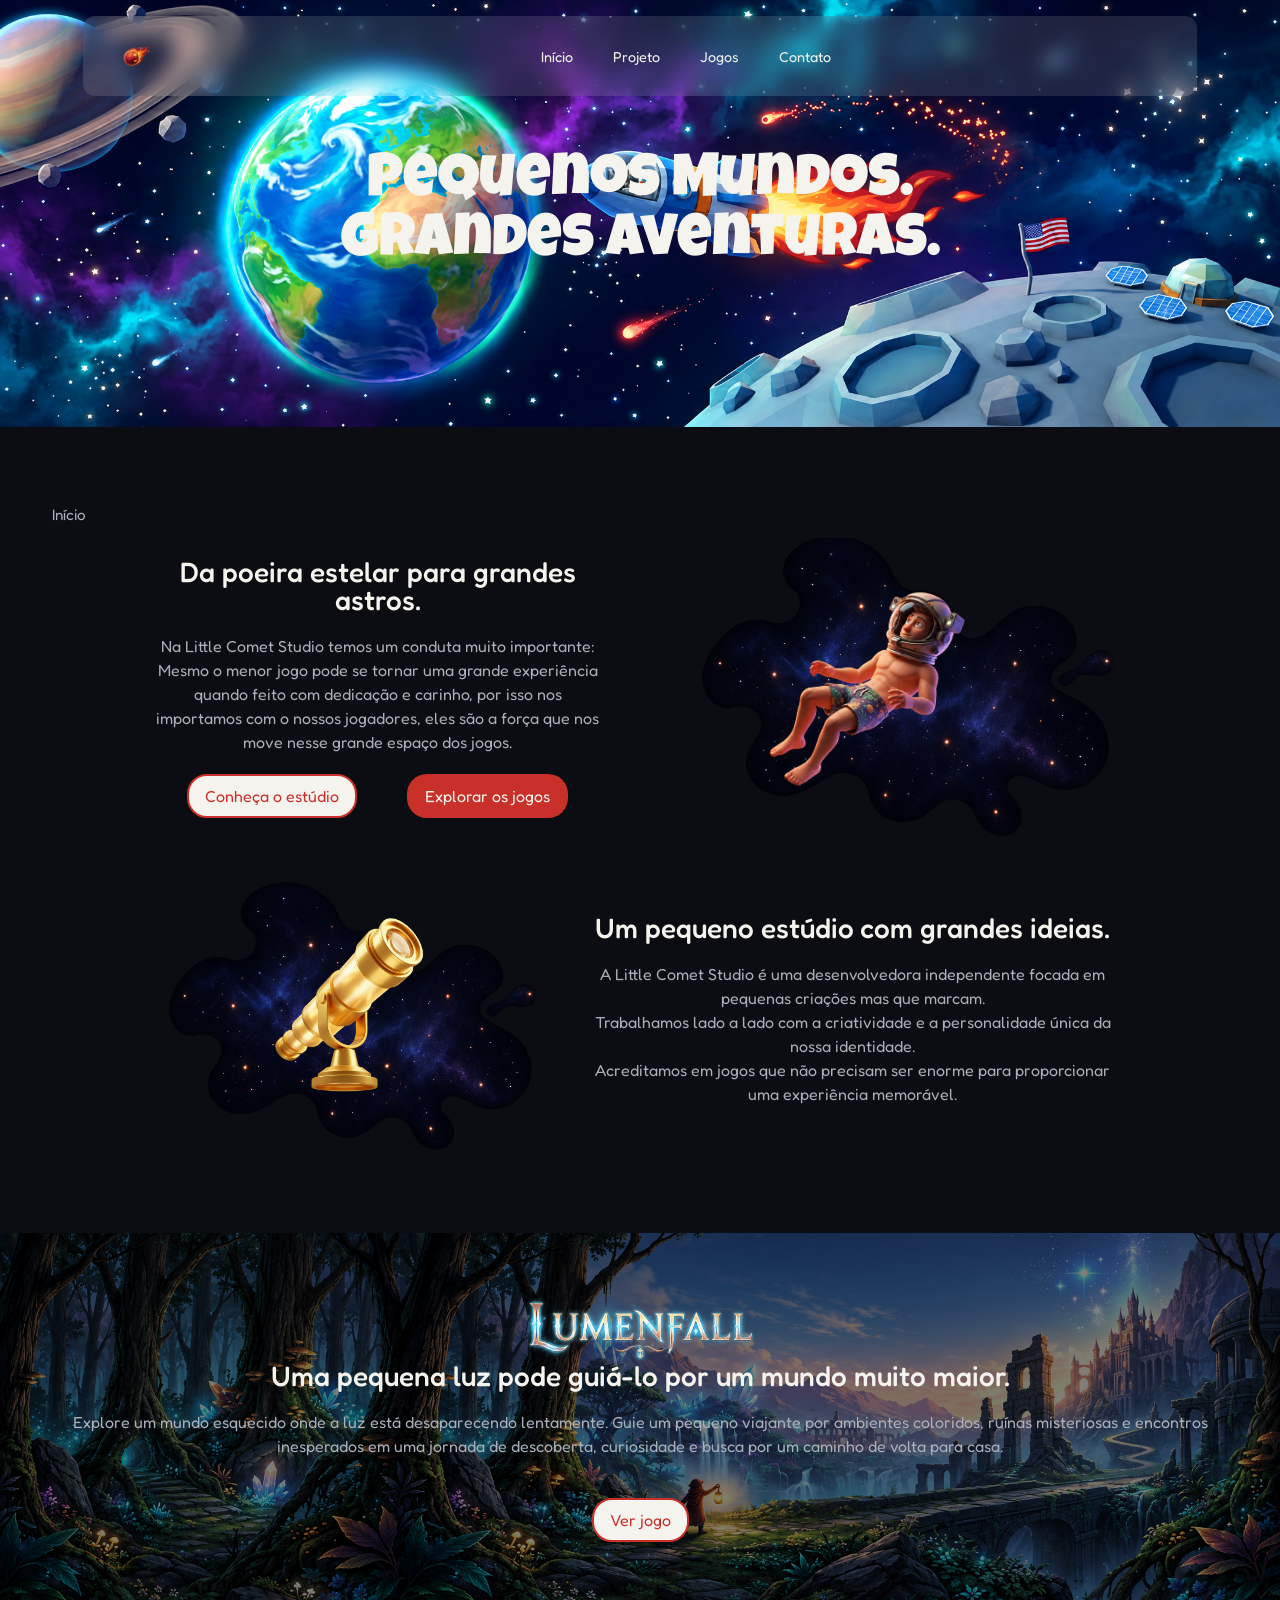
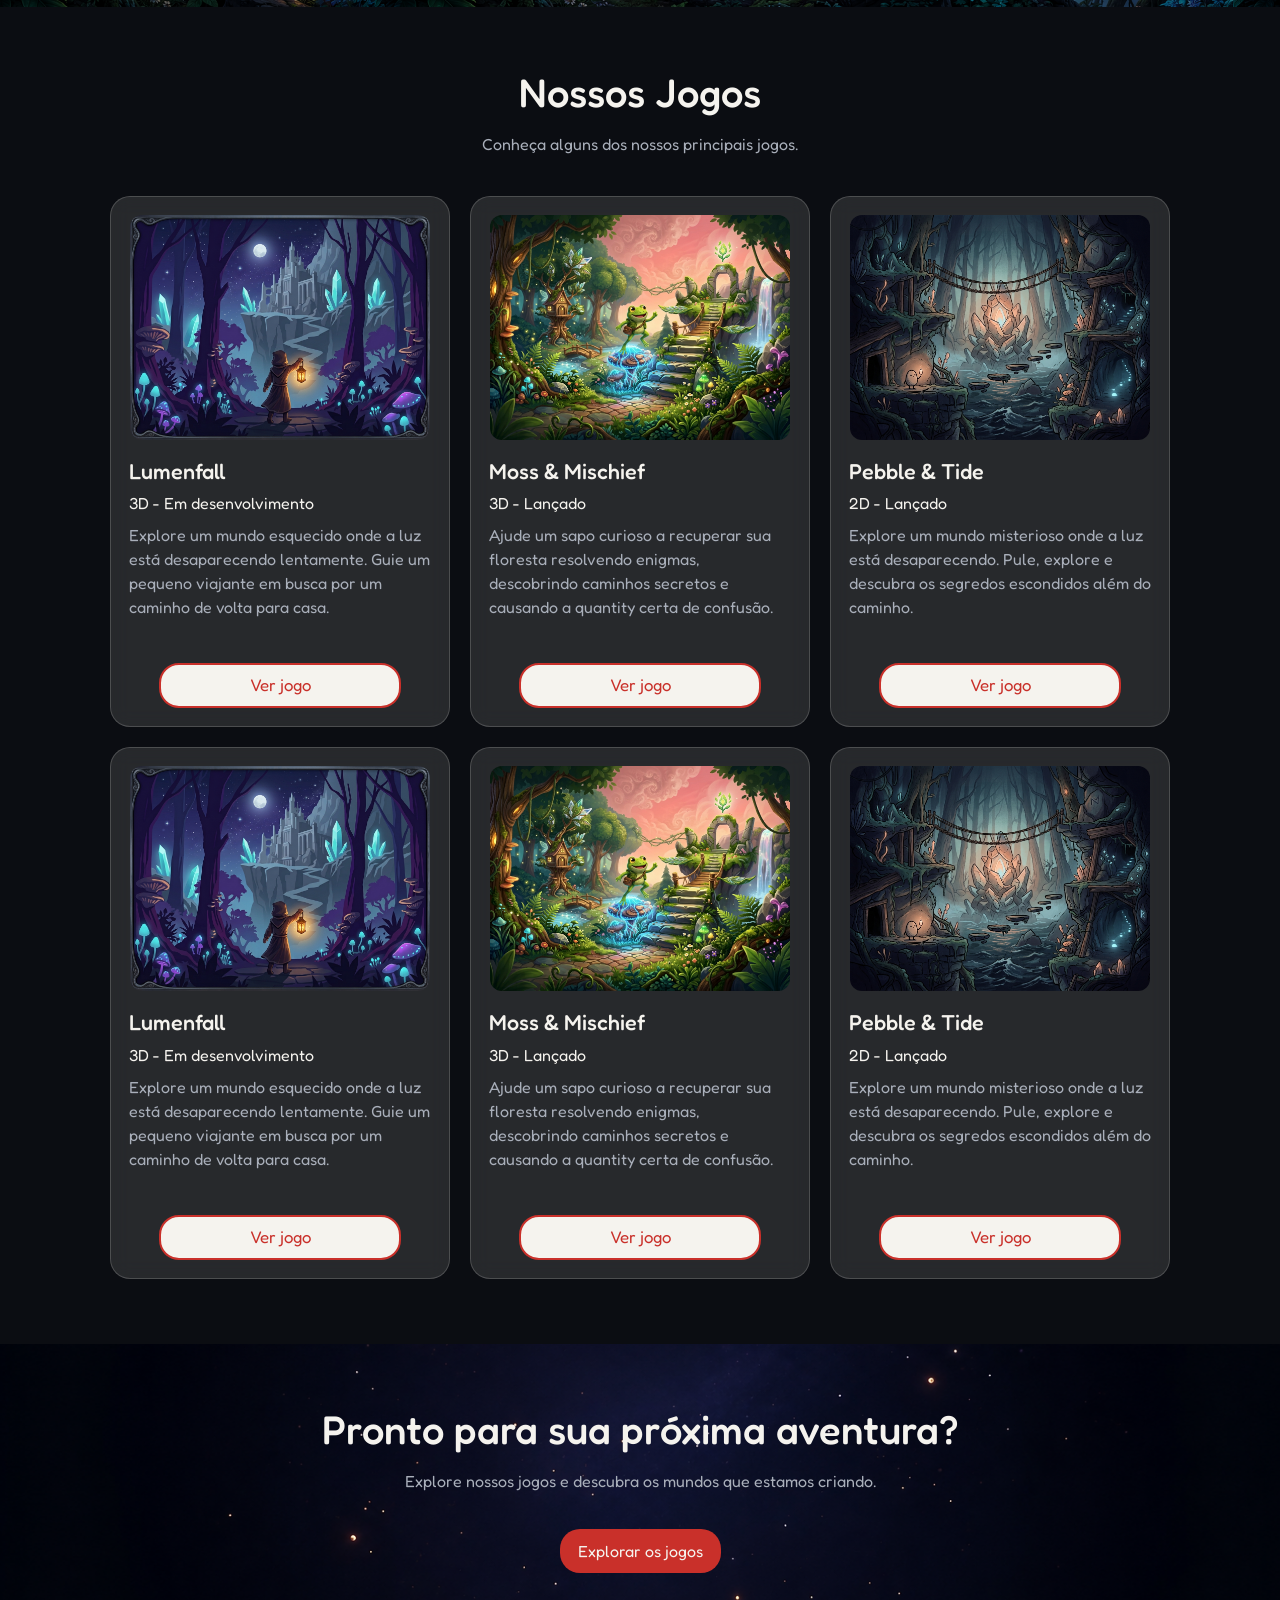
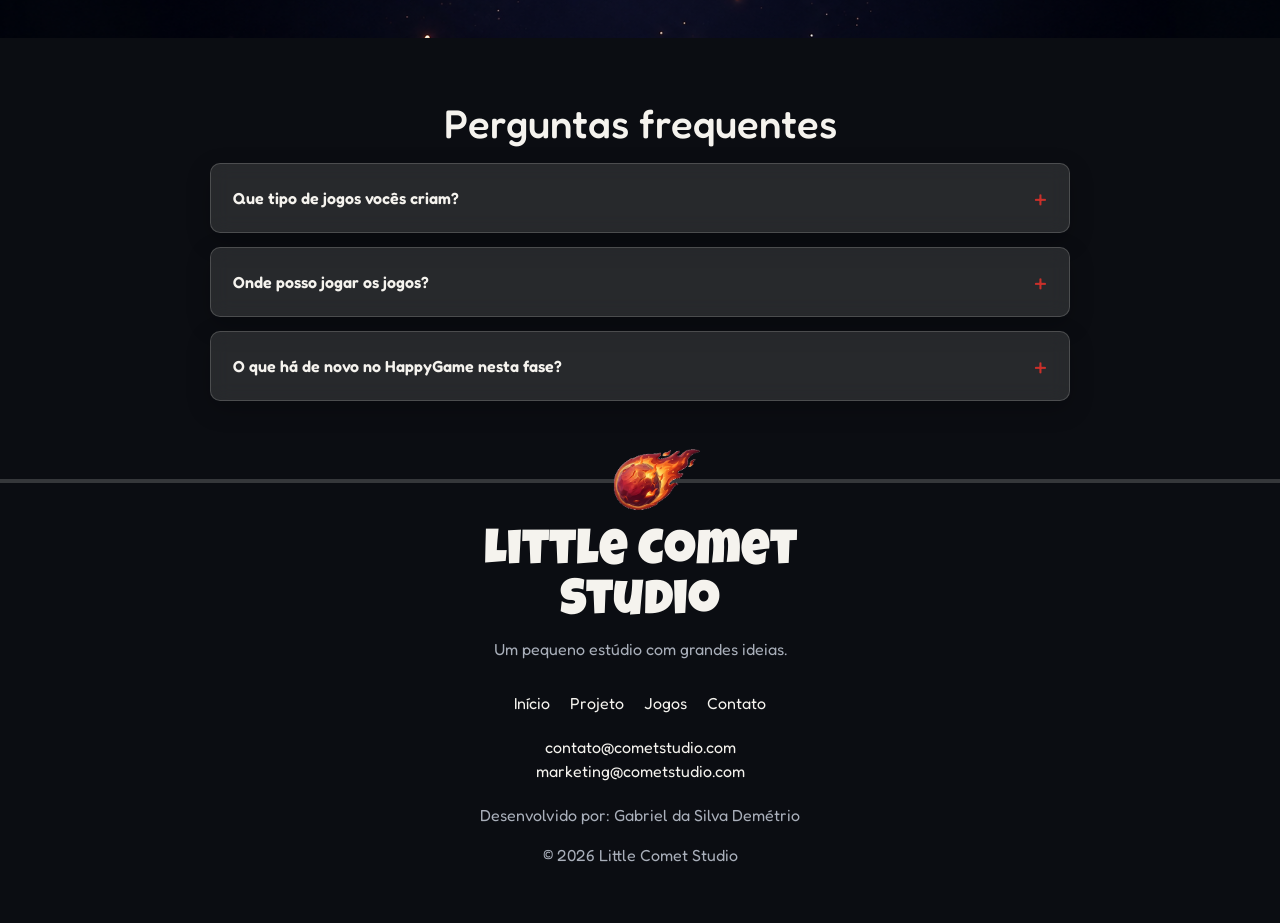
<file: html/index.html>
<!DOCTYPE html>
<html lang="pt-BR">

<head>
    <meta charset="UTF-8">
    <meta name="viewport" content="width=device-width, initial-scale=1.0">
    <title>Início - Little Comet Studio</title>
    <link href="https://cdn.jsdelivr.net/npm/bootstrap@5.3.3/dist/css/bootstrap.min.css" rel="stylesheet">
    <link rel="stylesheet" href="../css/global.css">
    <link rel="stylesheet" href="../css/home.css">
    <link rel="icon" type="image/png" href="../images/logo.png">
</head>

<body>
    <!-- ----------------------------------------
        TopBar
    ----------------------------------------- -->
    <header>
        <div class="topbar">
            <div class="studio-logo d-none d-lg-block">
                <img src="../images/logo.png" alt="Logo Little Comet Studio">
            </div>

            <nav class="d-none d-lg-block">
                <ul>
                    <li><a href="../html/index.html">Início</a></li>
                    <li><a href="../html/project.html">Projeto</a></li>
                    <li><a href="../html/games.html">Jogos</a></li>
                    <li><a href="../html/contact.html">Contato</a></li>
                </ul>
            </nav>
            <div class="ms-auto position-relative d-lg-none">
                <button class="navbar-toggler navbar-dark" type="button" data-bs-toggle="collapse"
                    data-bs-target="#mobileMainMenu" aria-label="Abrir menu">
                    <span class="navbar-toggler-icon"></span>
                </button>
                <ul class="collapse position-absolute end-0 top-100" id="mobileMainMenu">
                    <li><a href="../html/index.html">Início</a></li>
                    <li><a href="../html/project.html">Projeto</a></li>
                    <li><a href="../html/games.html">Jogos</a></li>
                    <li><a href="../html/contact.html">Contato</a></li>
                </ul>
            </div>
        </div>
    </header>

    <main>
        <!-- ----------------------------------------
            Hero
        ----------------------------------------- -->
        <div class="hero hero--home">
            <h1 class="page-main-title">Pequenos Mundos.<br /> Grandes Aventuras.</h1>
        </div>

        <section class="section-container section-spacing container">
            <nav aria-label="Você está em">
                <ol class="breadcrumb">
                    <li class="breadcrumb-item active"><a href="../html/index.html">Início</a></li>
                </ol>
            </nav>

            <!-- ----------------------------------------
                Apresentação Inicial do que é o Estúdio
            ----------------------------------------- -->
            <div class="home-introduction row">
                <div class="home-introduction-content col">
                    <h2 class="section-title section-title--intro">
                        Da poeira estelar para grandes astros.
                    </h2>
                    <p>Na Little Comet Studio temos um conduta muito importante: <br />
                        Mesmo o menor jogo pode se tornar uma grande experiência quando feito com dedicação e carinho,
                        por isso nos importamos com o nossos jogadores, eles são a força que nos move nesse grande
                        espaço dos jogos.
                    </p>
                    <div class="home-introduction-actions">
                        <a class="btn-secondary" href="./project.html">Conheça o estúdio</a>
                        <a class="btn-primary" href="./games.html">Explorar os jogos</a>
                    </div>
                </div>
                <div class="home-introduction-image-container col">
                    <img class="home-introduction-image" src="../images/characters/astronaut.png"
                        alt="Astronauta usando apenas o capacete e um samba canção levitando no espaço" />
                </div>
            </div>

            <!-- ----------------------------------------
                Apresentação Inicial do que é o Estúdio
            ----------------------------------------- -->
            <div class="home-about">
                <div class="home-about-image-container">
                    <img class="home-about-image" src="../images/characters/telescope.png"
                        alt="Grande telescópio dourado levitando no espaço" />
                </div>
                <div class="home-about-content">
                    <h2 class="section-title section-title--intro">Um pequeno estúdio com grandes ideias.</h2>
                    <p>
                        A Little Comet Studio é uma desenvolvedora independente focada em pequenas criações mas que
                        marcam.<br />

                        Trabalhamos lado a lado com a criatividade e a personalidade única da nossa identidade.<br />

                        Acreditamos em jogos que não precisam ser enorme para proporcionar uma experiência memorável.
                    </p>
                </div>
            </div>
        </section>

        <!-- ----------------------------------------
            Introdução à um dos maiores projetos do Estúdio
        ----------------------------------------- -->
        <section class="home-highlighted-game section-spacing">
            <div class="section-container">
                <img class="home-highlighted-logo" src="../images/game-logos/lumenfall-logo.png" alt="Logo Lumenfall" />
                <h2 class="section-title section-title--intro">
                    Uma pequena luz pode guiá-lo por um mundo muito maior.
                </h2>
                <p>
                    Explore um mundo esquecido onde a luz está desaparecendo lentamente. Guie um pequeno viajante por
                    ambientes coloridos, ruínas misteriosas e encontros inesperados em uma jornada de descoberta,
                    curiosidade e busca por um caminho de volta para casa.
                </p>
                <br />
                <button type="button" class="btn btn-secondary" data-bs-toggle="modal" data-bs-target="#modalLumenfall">
                    Ver jogo
                </button>
            </div>
        </section>

        <!-- ----------------------------------------
            Apresentação dos principais jogos do Estúdio
        ----------------------------------------- -->
        <section class="section-container section-spacing container">
            <div class="home-games-text">
                <h2 class="section-title section-title--section">
                    Nossos Jogos
                </h2>
                <p>Conheça alguns dos nossos principais jogos.
                </p>
                <br />
            </div>
            <div class="home-games-grid" id="homeGamesGrid">
            </div>
        </section>

        <!-- ----------------------------------------
            Finalização do conteúdo inicial
        ----------------------------------------- -->
        <section class="cta section-spacing">
            <div class="section-container">
                <h2 class="section-title section-title--section">
                    Pronto para sua próxima aventura?
                </h2>
                <p>Explore nossos jogos e descubra os mundos que estamos criando.</p>
                <a class="btn-primary" href="./games.html">Explorar os jogos</a>
            </div>
        </section>

        <!-- ----------------------------------------
            Perguntas Frequentes sobre o Estúdio   
        ----------------------------------------- -->
        <section class="faq section-container section-spacing">
            <h2 class="section-title section-title--section">
                Perguntas frequentes
            </h2>

            <details class="faq-card">
                <summary>
                    Que tipo de jogos vocês criam?
                </summary>
                <p>
                    Criamos jogos independentes de pequena e média escala,
                    explorando diferentes gêneros e estilos.
                </p>
            </details>

            <details class="faq-card">
                <summary>
                    Onde posso jogar os jogos?
                </summary>
                <p>
                    Nossos jogos estão disponíveis em diferentes plataformas,
                    dependendo de cada projeto.
                </p>
            </details>

            <details class="faq-card">
                <summary>
                    O que há de novo no HappyGame nesta fase?
                </summary>
                <p>
                    Lumenfall continua em desenvolvimento, e o site agora apresenta páginas individuais para os jogos,
                    informações dinâmicas, navegação por breadcrumbs e uma experiência demonstrativa de compra e
                    download para os títulos lançados.
                </p>
            </details>
        </section>

    </main>

    <!-- ----------------------------------------
        Footer
    ----------------------------------------- -->
    <footer>
        <div class="footer-logo-container">
            <img class="footer-logo" src="../images/logo.png" alt="Logo Little Comet Studio">
        </div>
        <div class="footer-content">
            <h3>Little Comet<br />Studio</h3>
            <p>Um pequeno estúdio com grandes ideias.</p>
        </div>
        <div class="footer-links">
            <nav aria-label="footer">
                <li><a href="../html/index.html">Início</a></li>
                <li><a href="../html/project.html">Projeto</a></li>
                <li><a href="../html/games.html">Jogos</a></li>
                <li><a href="../html/contact.html">Contato</a></li>
            </nav>
        </div>
        <div class="footer-email-container">
            <a href="mailto:contato@cometstudio.com">contato@cometstudio.com</a>
            <a href="mailto:marketing@cometstudio.com">marketing@cometstudio.com</a>
        </div>
        <div class="footer-content-bottom">
            <p>Desenvolvido por: Gabriel da Silva Demétrio</p>
            <p>&copy; 2026 Little Comet Studio</p>
        </div>
    </footer>

    <!-- ----------------------------------------
        Modal - Lumenfall
    ----------------------------------------- -->
    <div class="modal fade" id="modalLumenfall" tabindex="-1" aria-labelledby="modalLumenfallLabel" aria-hidden="true">
        <div class="modal-dialog modal-lg modal-dialog-centered">
            <div class="modal-content game-modal-content">

                <div class="modal-header game-modal-header">
                    <div class="game-modal-brand">
                        <img src="../images/game-logos/lumenfall-logo.png" class="img-fluid d-block mx-auto mb-4"
                            alt="Logo do jogo Lumenfall">
                        <span class="badge bg-warning rounded-pill">
                            Em desenvolvimento
                        </span>
                    </div>
                    <button type="button" class="btn-close game-modal-close" data-bs-dismiss="modal"
                        aria-label="Fechar"></button>
                </div>

                <div class="modal-body game-modal-body">

                    <div class="game-modal-indication">
                        <div class="game-modal-indication-text">
                            <img src="../images/indications/indication-10.webp"
                                alt="Não recomendado para menores de 10 anos" width="40">
                            Mistério, fantasia e momentos de tensão leve.
                        </div>
                    </div>

                    <h3>Uma jornada onde cada luz importa</h3>

                    <p>
                        Em Lumenfall, um pequeno viajante desperta em um mundo
                        misterioso, onde a luz está desaparecendo lentamente
                        e antigas construções escondem histórias esquecidas.
                        Sem saber exatamente como chegou até ali, ele precisa
                        explorar florestas luminosas, atravessar pontes antigas
                        e descobrir o que aconteceu com aquele lugar.
                    </p>

                    <p>
                        Durante sua aventura, o jogador encontrará ambientes
                        repletos de detalhes, criaturas inesperadas e enigmas
                        que exigem observação e criatividade. Cada região
                        apresenta novos desafios e pistas sobre o passado
                        desse universo, incentivando a exploração e a
                        descoberta de caminhos alternativos.
                    </p>

                    <p>
                        Com uma atmosfera envolvente e uma narrativa construída
                        por meio dos cenários, Lumenfall é uma experiência
                        voltada para quem gosta de aventuras contemplativas,
                        descobertas e histórias cheias de mistério.
                    </p>

                    <h4>Informações do jogo</h4>

                    <ul>
                        <li>
                            <strong>Gênero:</strong> Aventura / Exploração
                        </li>
                        <li>
                            <strong>Estilo:</strong> 3D
                        </li>
                        <li>
                            <strong>Plataforma:</strong> PC
                        </li>
                    </ul>

                    <small>
                        A classificação indicativa apresentada é uma sugestão
                        baseada na temática do jogo, não sendo uma
                        classificação oficial.
                    </small>
                </div>

                <div class="modal-footer">
                    <button type="button" class="btn btn-secondary" data-bs-dismiss="modal">
                        Fechar
                    </button>

                    <a href="../html/contact.html" class="btn btn-primary">
                        Perguntar sobre o jogo
                    </a>
                </div>

            </div>
        </div>
    </div>

    <!-- ----------------------------------------
        Modal - Moss & Mischief
    ----------------------------------------- -->
    <div class="modal fade" id="modalMossMischief" tabindex="-1" aria-labelledby="modalMossMischiefLabel"
        aria-hidden="true">
        <div class="modal-dialog modal-lg modal-dialog-centered">
            <div class="modal-content game-modal-content">

                <div class="modal-header game-modal-header">
                    <div class="game-modal-brand">
                        <img src="../images/game-logos/moss-mischief-logo.png" class="img-fluid"
                            alt="Logo do jogo Moss & Mischief">

                        <span class="badge bg-success rounded-pill">
                            Lançado
                        </span>
                    </div>

                    <button type="button" class="btn-close game-modal-close" data-bs-dismiss="modal"
                        aria-label="Fechar">
                    </button>
                </div>

                <div class="modal-body game-modal-body">

                    <div class="game-modal-indication">
                        <div class="game-modal-indication-text">
                            <img src="../images/indications/indication-livre.webp" alt="Classificação indicativa Livre"
                                width="40">
                            Aventura fantástica, humor leve e desafios.
                        </div>
                    </div>

                    <h3>Uma pequena aventura, uma grande confusão</h3>

                    <p>
                        Moss &amp; Mischief acompanha um sapo curioso que
                        precisa recuperar sua floresta depois que acontecimentos
                        misteriosos começam a transformar o ambiente.
                        Para restaurar o equilíbrio da natureza, ele embarca
                        em uma jornada por cenários coloridos, plataformas
                        desafiadoras e lugares escondidos entre cogumelos
                        gigantes e antigas construções.
                    </p>

                    <p>
                        O jogador deverá explorar diferentes áreas, resolver
                        quebra-cabeças e descobrir maneiras criativas de
                        superar obstáculos. Saltos precisos, mecanismos
                        interativos e caminhos secretos fazem parte da
                        aventura, incentivando a experimentação e a
                        curiosidade ao longo de cada fase.
                    </p>

                    <p>
                        Com uma proposta divertida e acessível, o jogo combina
                        desafios de plataforma com momentos de humor e
                        exploração. Seu universo encantador convida jogadores
                        de diferentes idades a descobrir os segredos da
                        floresta e acompanhar as travessuras de um protagonista
                        pequeno no tamanho, mas enorme na determinação.
                    </p>

                    <div class="text-center my-4">
                        <div class="fs-3" aria-hidden="true">
                            <span class="text-warning game-modal-rating-star">★ ★ ★ ★</span><span
                                class="text-secondary game-modal-rating-star"> ☆</span>
                        </div>
                    </div>

                    <h4>Informações do jogo</h4>

                    <ul>
                        <li>
                            <strong>Gênero:</strong> Puzzle / Plataforma
                        </li>
                        <li>
                            <strong>Estilo:</strong> 3D
                        </li>
                        <li>
                            <strong>Plataforma:</strong> PC
                        </li>
                    </ul>
                </div>

                <div class="modal-footer">
                    <button type="button" class="btn btn-secondary" data-bs-dismiss="modal">
                        Fechar
                    </button>

                    <a href="../html/contact.html" class="btn btn-primary">
                        Perguntar sobre o jogo
                    </a>
                </div>

            </div>
        </div>
    </div>

    <!-- ----------------------------------------
        Modal - Pebble & Tide
    ----------------------------------------- -->
    <div class="modal fade" id="modalPebbleTide" tabindex="-1" aria-labelledby="modalPebbleTideLabel"
        aria-hidden="true">
        <div class="modal-dialog modal-lg modal-dialog-centered">
            <div class="modal-content game-modal-content">

                <div class="modal-header game-modal-header">
                    <div class="game-modal-brand">
                        <img src="../images/game-logos/pebble-tide-logo.png" class="img-fluid d-block mx-auto mb-4"
                            alt="Logo do jogo Pebble & Tide">
                        <button type="button" class="btn-close game-modal-close" data-bs-dismiss="modal"
                            aria-label="Fechar"></button>

                        <span class="badge bg-success rounded-pill">
                            Lançado
                        </span>
                    </div>
                </div>

                <div class="modal-body game-modal-body">
                    <div class="game-modal-indication">
                        <div class="game-modal-indication-text">
                            <img src="../images/indications/indication-livre.webp" alt="Classificação indicativa Livre"
                                width="40">
                            Exploração e desafios de raciocínio.
                        </div>
                    </div>

                    <h3>O oceano guarda mais caminhos do que parece</h3>

                    <p>
                        Em Pebble &amp; Tide, uma pequena criatura aventureira
                        explora um arquipélago misterioso, formado por ilhas,
                        cavernas e passagens escondidas. Entretanto, o oceano
                        não é apenas parte do cenário: suas marés determinam
                        quais caminhos estarão disponíveis e quais segredos
                        poderão ser descobertos.
                    </p>

                    <p>
                        O jogador precisa observar o movimento da água e
                        utilizar as mudanças de maré para solucionar enigmas,
                        alcançar novas regiões e atravessar obstáculos.
                        Lugares aparentemente inacessíveis podem se tornar
                        passagens quando o nível do mar diminui, enquanto
                        outras situações exigem a elevação da água para
                        permitir o avanço.
                    </p>

                    <p>
                        Com uma apresentação em 2D e uma experiência focada
                        em raciocínio e exploração, Pebble &amp; Tide transforma
                        o ambiente em parte fundamental dos desafios.
                        Cada descoberta oferece uma nova perspectiva sobre
                        as ilhas, incentivando o jogador a experimentar,
                        observar e encontrar soluções inesperadas.
                    </p>

                    <div class="text-center my-4">
                        <div class="fs-3" aria-hidden="true">
                            <span class="text-warning game-modal-rating-star">★ ★ ★ ★ ★</span>
                        </div>
                    </div>

                    <h4>Informações do jogo</h4>

                    <ul>
                        <li>
                            <strong>Gênero:</strong> Puzzle / Quebra-cabeça
                        </li>
                        <li>
                            <strong>Estilo:</strong> 2D
                        </li>
                        <li>
                            <strong>Plataforma:</strong> PC
                        </li>
                    </ul>
                </div>

                <div class="modal-footer">
                    <button type="button" class="btn btn-secondary" data-bs-dismiss="modal">
                        Fechar
                    </button>

                    <a href="../html/contact.html" class="btn btn-primary">
                        Perguntar sobre o jogo
                    </a>
                </div>

            </div>
        </div>
    </div>
</body>

<script src="https://cdn.jsdelivr.net/npm/bootstrap@5.3.3/dist/js/bootstrap.bundle.min.js"></script>
<script type="module" src="../js/home.js"></script>
<script src="../js/global.js"></script>

</html>
</file>
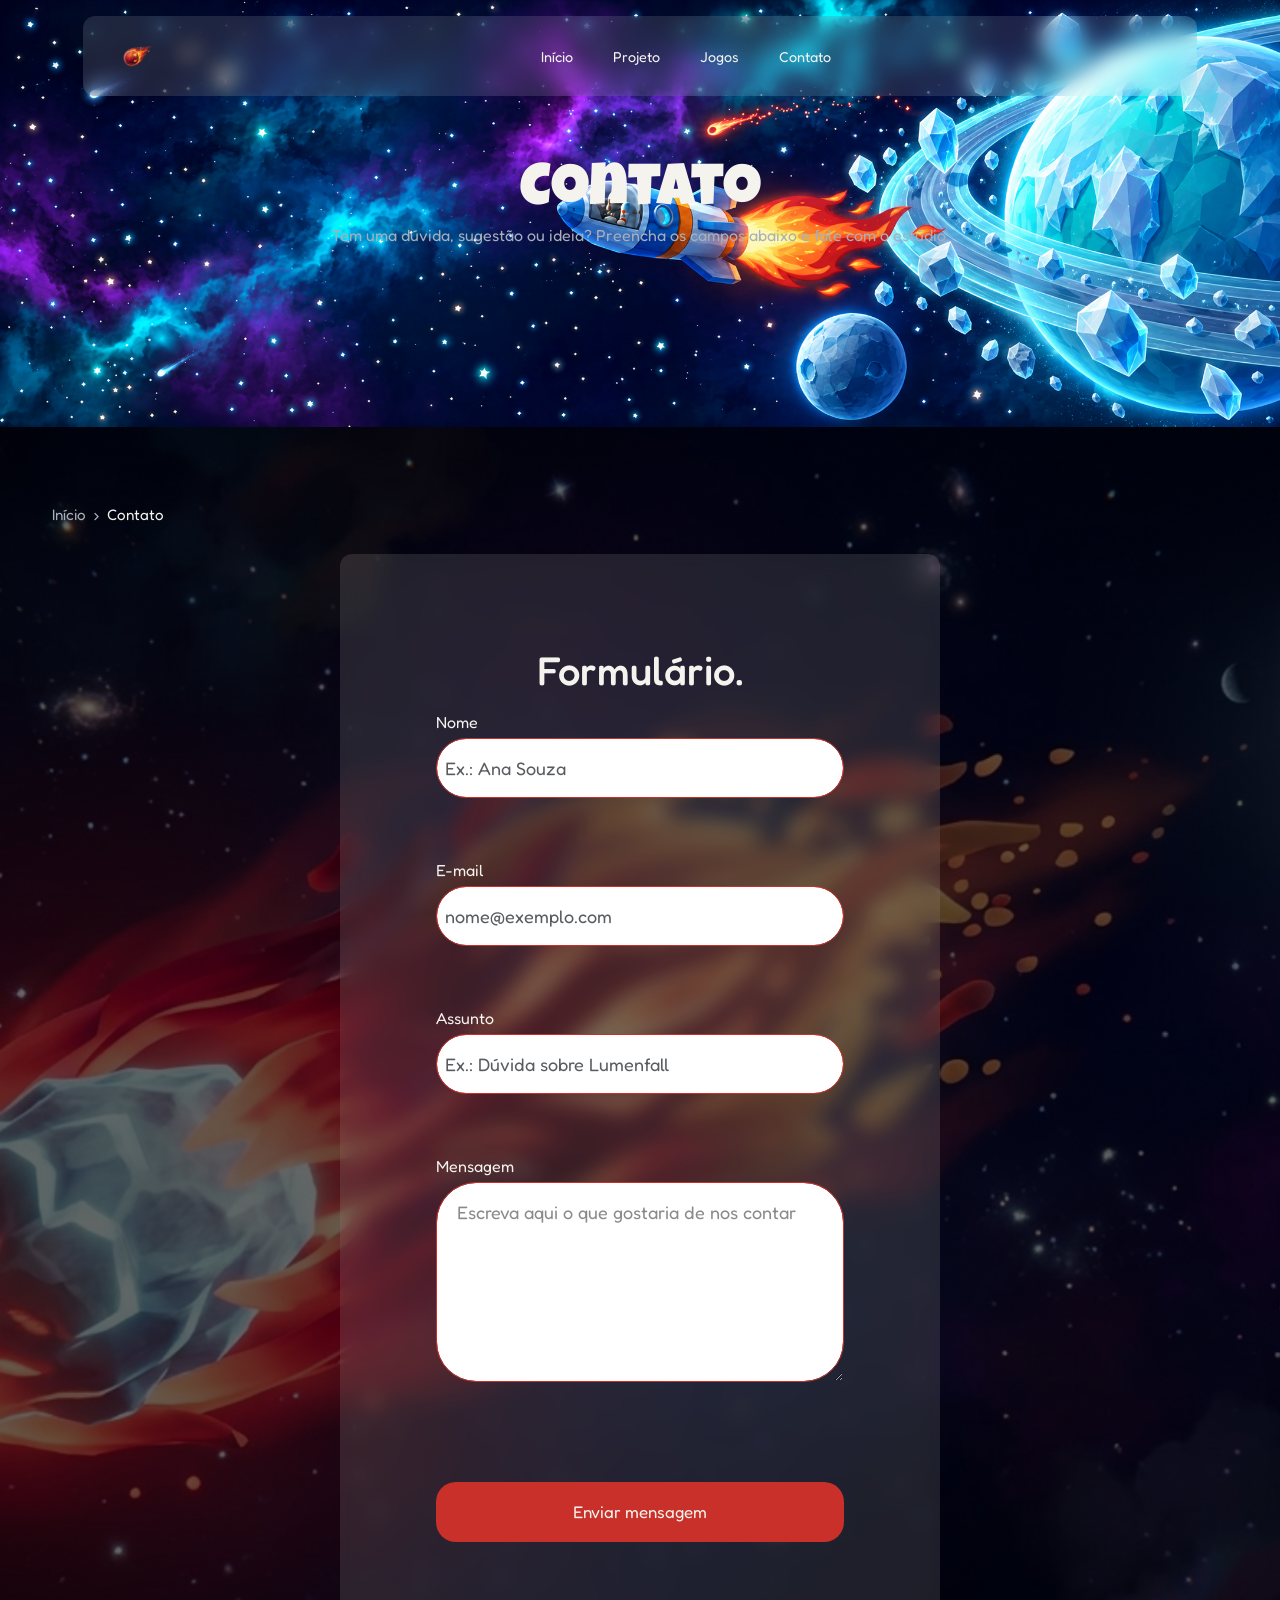
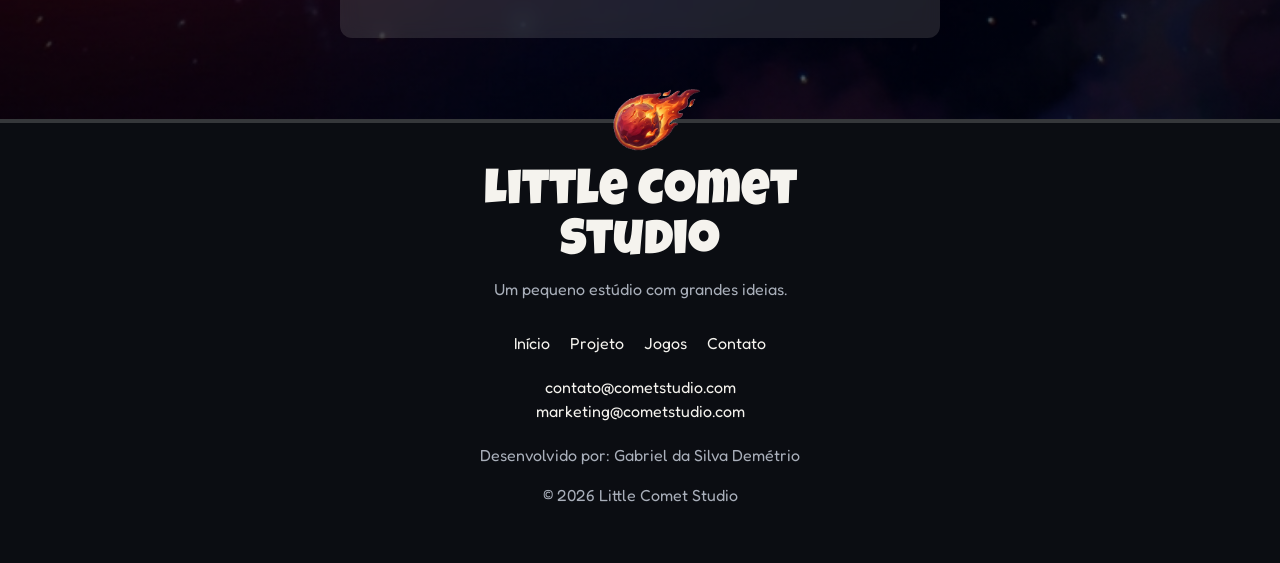
<file: html/contact.html>
<!DOCTYPE html>
<html lang="pt-BR">

<head>
    <meta charset="UTF-8">
    <meta name="viewport" content="width=device-width, initial-scale=1.0">
    <title>Contato - Little Comet Studio</title>
    <link href="https://cdn.jsdelivr.net/npm/bootstrap@5.3.3/dist/css/bootstrap.min.css" rel="stylesheet">
    <link rel="stylesheet" href="../css/global.css">
    <link rel="stylesheet" href="../css/contact.css">
    <link rel="icon" type="image/png" href="../images/logo.png">
</head>

<body>
    <!-- ----------------------------------------
        TopBar
    ----------------------------------------- -->
    <header class="header">
        <div class="topbar">
            <div class="studio-logo d-none d-lg-block">
                <img src="../images/logo.png" alt="Logo Little Comet Studio">
            </div>

            <nav class="d-none d-lg-block">
                <ul>
                    <li><a href="../html/index.html">Início</a></li>
                    <li><a href="../html/project.html">Projeto</a></li>
                    <li><a href="../html/games.html">Jogos</a></li>
                    <li><a href="../html/contact.html">Contato</a></li>
                </ul>
            </nav>
            <div class="d-lg-none ms-auto position-relative"><button class="navbar-toggler navbar-dark" type="button"
                    data-bs-toggle="collapse" data-bs-target="#mobileMainMenu" aria-label="Abrir menu"><span
                        class="navbar-toggler-icon"></span></button>
                <ul class="collapse position-absolute end-0 top-100" id="mobileMainMenu">
                    <li><a href="../html/index.html">Início</a></li>
                    <li><a href="../html/project.html">Projeto</a></li>
                    <li><a href="../html/games.html">Jogos</a></li>
                    <li><a href="../html/contact.html">Contato</a></li>
                </ul>
            </div>
        </div>
    </header>

    <main>
        <!-- ----------------------------------------
            Hero
        ----------------------------------------- -->
        <div class="hero hero--contact">
            <h1 class="page-main-title">Contato</h1>
            <p class="page-subtitle">Tem uma dúvida, sugestão ou ideia? Preencha os campos abaixo e fale com o estúdio.
            </p>
        </div>

        <section class="contact-container section-spacing">
            <!-- ----------------------------------------
            Breadcrumb
            ----------------------------------------- -->
            <div class="section-container container">
                <nav aria-label="Você está em">
                    <ol class="breadcrumb">
                        <li class="breadcrumb-item"><a href="../html/index.html">Início</a></li>
                        <li class="breadcrumb-item active" aria-current="page">Contato</li>
                    </ol>
                </nav>
            </div>

            <div class="section-container">
                <div class="contact-card">
                    <h2 class="section-title section-title--section">
                        Formulário.
                    </h2>
                    <form id="contactForm" class="row g-3" action="../html/feedback.html" method="get" novalidate>
                        <div class="col-12 col-md-12">
                            <label for="nome" class="form-label">Nome</label>
                            <input class="form-control" type="text" name="nome" id="nome" placeholder="Ex.: Ana Souza"
                                required>
                            <div class="invalid-feedback">Informe seu nome para sabermos como te chamar.</div>
                        </div>

                        <div class="col-12 col-md-12">
                            <label for="email" class="form-label">E-mail</label>
                            <input class="form-control" type="email" name="email" id="email"
                                placeholder="nome@exemplo.com" required>
                            <div class="invalid-feedback">Digite um e-mail válido, como nome@exemplo.com.</div>
                        </div>

                        <div class="col-12 col-md-12">
                            <label for="assunto" class="form-label">Assunto</label>
                            <input class="form-control" type="text" name="assunto" id="assunto"
                                placeholder="Ex.: Dúvida sobre Lumenfall" required>
                            <div class="invalid-feedback">Informe o assunto, por exemplo: dúvida sobre um jogo.</div>
                        </div>

                        <div class="contact-message-field col-12">
                            <label for="mensagem" class="form-label">Mensagem</label>
                            <textarea class="form-control" name="mensagem" id="mensagem"
                                placeholder="Escreva aqui o que gostaria de nos contar" required></textarea>
                            <div class="invalid-feedback">Escreva sua mensagem para que possamos responder.</div>
                        </div>

                        <div class="col-12">
                            <button class="btn btn-primary" type="submit">Enviar mensagem</button>
                        </div>
                    </form>
                </div>
            </div>

        </section>

    </main>

    <!-- ----------------------------------------
        Footer
    ----------------------------------------- -->
    <footer>
        <div class="footer-logo-container">
            <img class="footer-logo" src="../images/logo.png" alt="Logo Little Comet Studio">
        </div>
        <div class="footer-content">
            <h3>Little Comet<br />Studio</h3>
            <p>Um pequeno estúdio com grandes ideias.</p>
        </div>
        <div class="footer-links">
            <nav aria-label="footer">
                <li><a href="../html/index.html">Início</a></li>
                <li><a href="../html/project.html">Projeto</a></li>
                <li><a href="../html/games.html">Jogos</a></li>
                <li><a href="../html/contact.html">Contato</a></li>
            </nav>
        </div>
        <div class="footer-email-container">
            <a href="mailto:contato@cometstudio.com">contato@cometstudio.com</a>
            <a href="mailto:marketing@cometstudio.com">marketing@cometstudio.com</a>
        </div>
        <div class="footer-content-bottom">
            <p>Desenvolvido por: Gabriel da Silva Demétrio</p>
            <p>&copy; 2026 Little Comet Studio</p>
        </div>
    </footer>

</body>

<script src="https://cdn.jsdelivr.net/npm/bootstrap@5.3.3/dist/js/bootstrap.bundle.min.js"></script>
<script type="module" src="../js/contact.js"></script>
<script src="../js/global.js"></script>

</html>
</file>
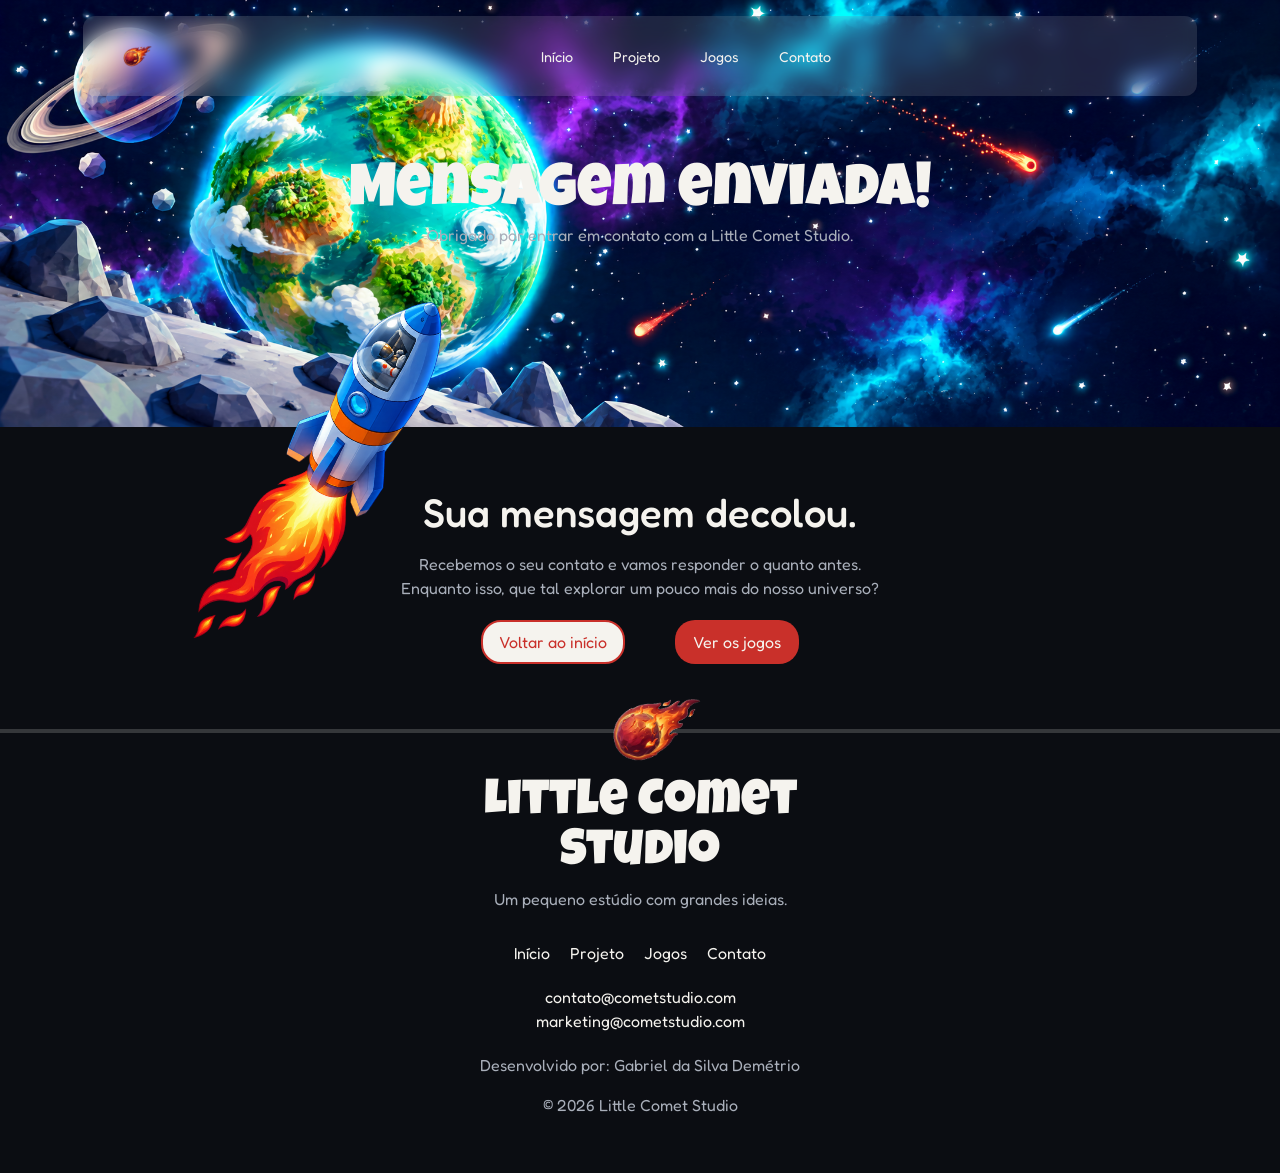
<file: html/feedback.html>
<!DOCTYPE html>
<html lang="pt-BR">

<head>
    <meta charset="UTF-8">
    <meta name="viewport" content="width=device-width, initial-scale=1.0">
    <title>Feedback - Little Comet Studio</title>
    <link href="https://cdn.jsdelivr.net/npm/bootstrap@5.3.3/dist/css/bootstrap.min.css" rel="stylesheet">
    <link rel="stylesheet" href="../css/global.css">
    <link rel="stylesheet" href="../css/feedback.css">
    <link rel="icon" type="image/png" href="../images/logo.png">
</head>

<body>

    <header class="header">
        <div class="topbar">
            <div class="studio-logo d-none d-lg-block">
                <img src="../images/logo.png" alt="Logo Little Comet Studio">
            </div>

            <nav class="d-none d-lg-block">
                <ul>
                    <li><a href="../html/index.html">Início</a></li>
                    <li><a href="../html/project.html">Projeto</a></li>
                    <li><a href="../html/games.html">Jogos</a></li>
                    <li><a href="../html/contact.html">Contato</a></li>
                </ul>
            </nav>

            <div class="ms-auto d-lg-none position-relative">
                <button class="navbar-toggler navbar-dark" type="button" data-bs-toggle="collapse"
                    data-bs-target="#mobileMainMenu" aria-label="Abrir menu">
                    <span class="navbar-toggler-icon"></span>
                </button>
                <ul class="collapse position-absolute end-0 top-100" id="mobileMainMenu">
                    <li><a href="../html/index.html">Início</a></li>
                    <li><a href="../html/project.html">Projeto</a></li>
                    <li><a href="../html/games.html">Jogos</a></li>
                    <li><a href="../html/contact.html">Contato</a></li>
                </ul>
            </div>
        </div>
    </header>

    <main>
        <!-- ----------------------------------------
            Hero
        ----------------------------------------- -->
        <div class="hero hero--feedback">
            <h1 class="page-main-title">Mensagem enviada!</h1>
            <p class="page-subtitle">Obrigado por entrar em contato com a Little Comet Studio.</p>
        </div>

        <div class="feedback-rocket-container">
            <img class="feedback-rocket-image" src="../images/characters/rocket.png" alt="Logo Little Comet Studio">
        </div>
        <!-- ----------------------------------------
            Mensagem
        ----------------------------------------- -->
        <section class="feedback-message section-container section-spacing container">
            <div class="row justify-content-center">
                <div class="feedback-message-container col-12 col-md-8">
                    <h2 class="section-title section-title--section">Sua mensagem decolou.</h2>
                    <p>
                        Recebemos o seu contato e vamos responder o quanto antes.<br />
                        Enquanto isso, que tal explorar
                        um pouco mais do nosso universo?
                    </p>
                    <div class="feedback-message-actions">
                        <a class="btn-secondary" href="../html/index.html">Voltar ao início</a>
                        <a class="btn-primary" href="../html/games.html">Ver os jogos</a>
                    </div>
                </div>
            </div>
        </section>

    </main>

    <!-- ----------------------------------------
        Footer
    ----------------------------------------- -->
    <footer>
        <div class="footer-logo-container">
            <img class="footer-logo" src="../images/logo.png" alt="Logo Little Comet Studio">
        </div>
        <div class="footer-content">
            <h3>Little Comet<br />Studio</h3>
            <p>Um pequeno estúdio com grandes ideias.</p>
        </div>
        <div class="footer-links">
            <nav aria-label="footer">
                <li><a href="../html/index.html">Início</a></li>
                <li><a href="../html/project.html">Projeto</a></li>
                <li><a href="../html/games.html">Jogos</a></li>
                <li><a href="../html/contact.html">Contato</a></li>
            </nav>
        </div>
        <div class="footer-email-container">
            <a href="mailto:contato@cometstudio.com">contato@cometstudio.com</a>
            <a href="mailto:marketing@cometstudio.com">marketing@cometstudio.com</a>
        </div>
        <div class="footer-content-bottom">
            <p>Desenvolvido por: Gabriel da Silva Demétrio</p>
            <p>&copy; 2026 Little Comet Studio</p>
        </div>
    </footer>
</body>

<script src="https://cdn.jsdelivr.net/npm/bootstrap@5.3.3/dist/js/bootstrap.bundle.min.js"></script>
<script type="module" src="../js/global.js"></script>
<script src="../js/global.js"></script>

</html>
</file>
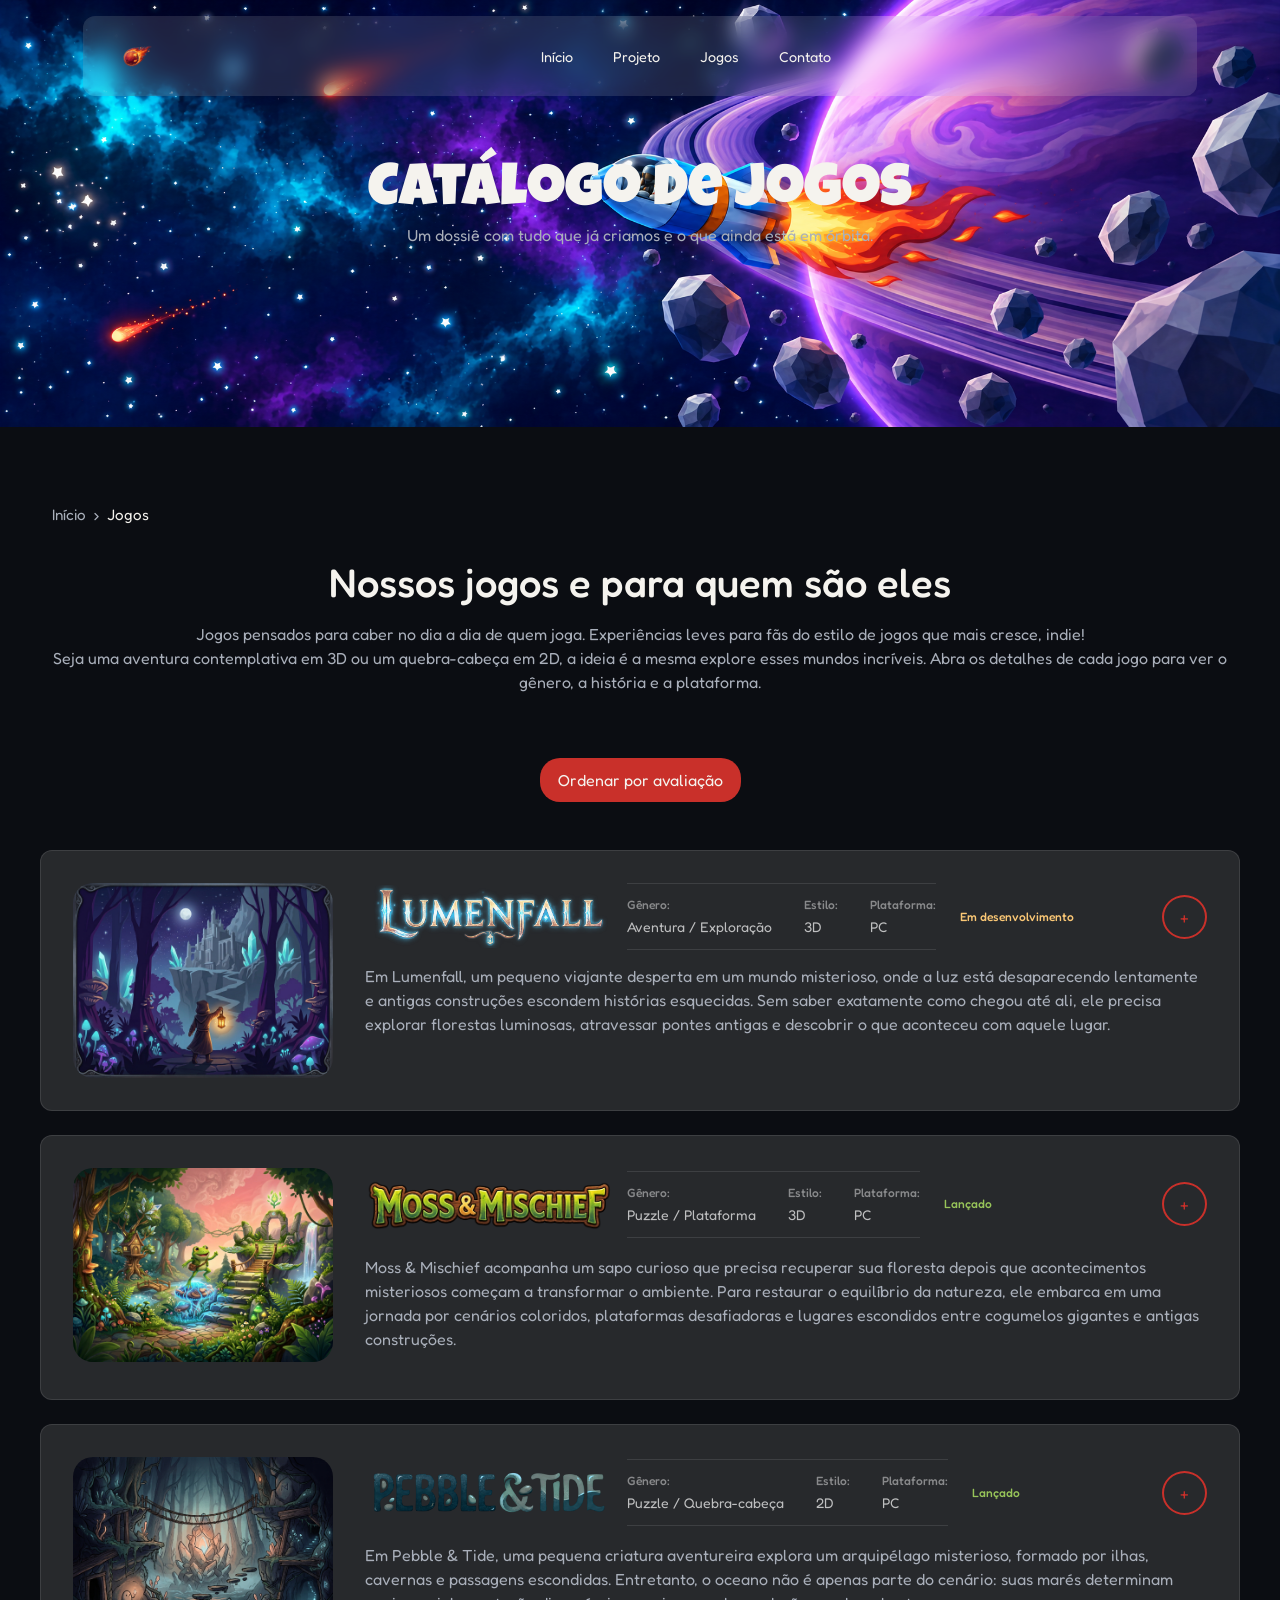
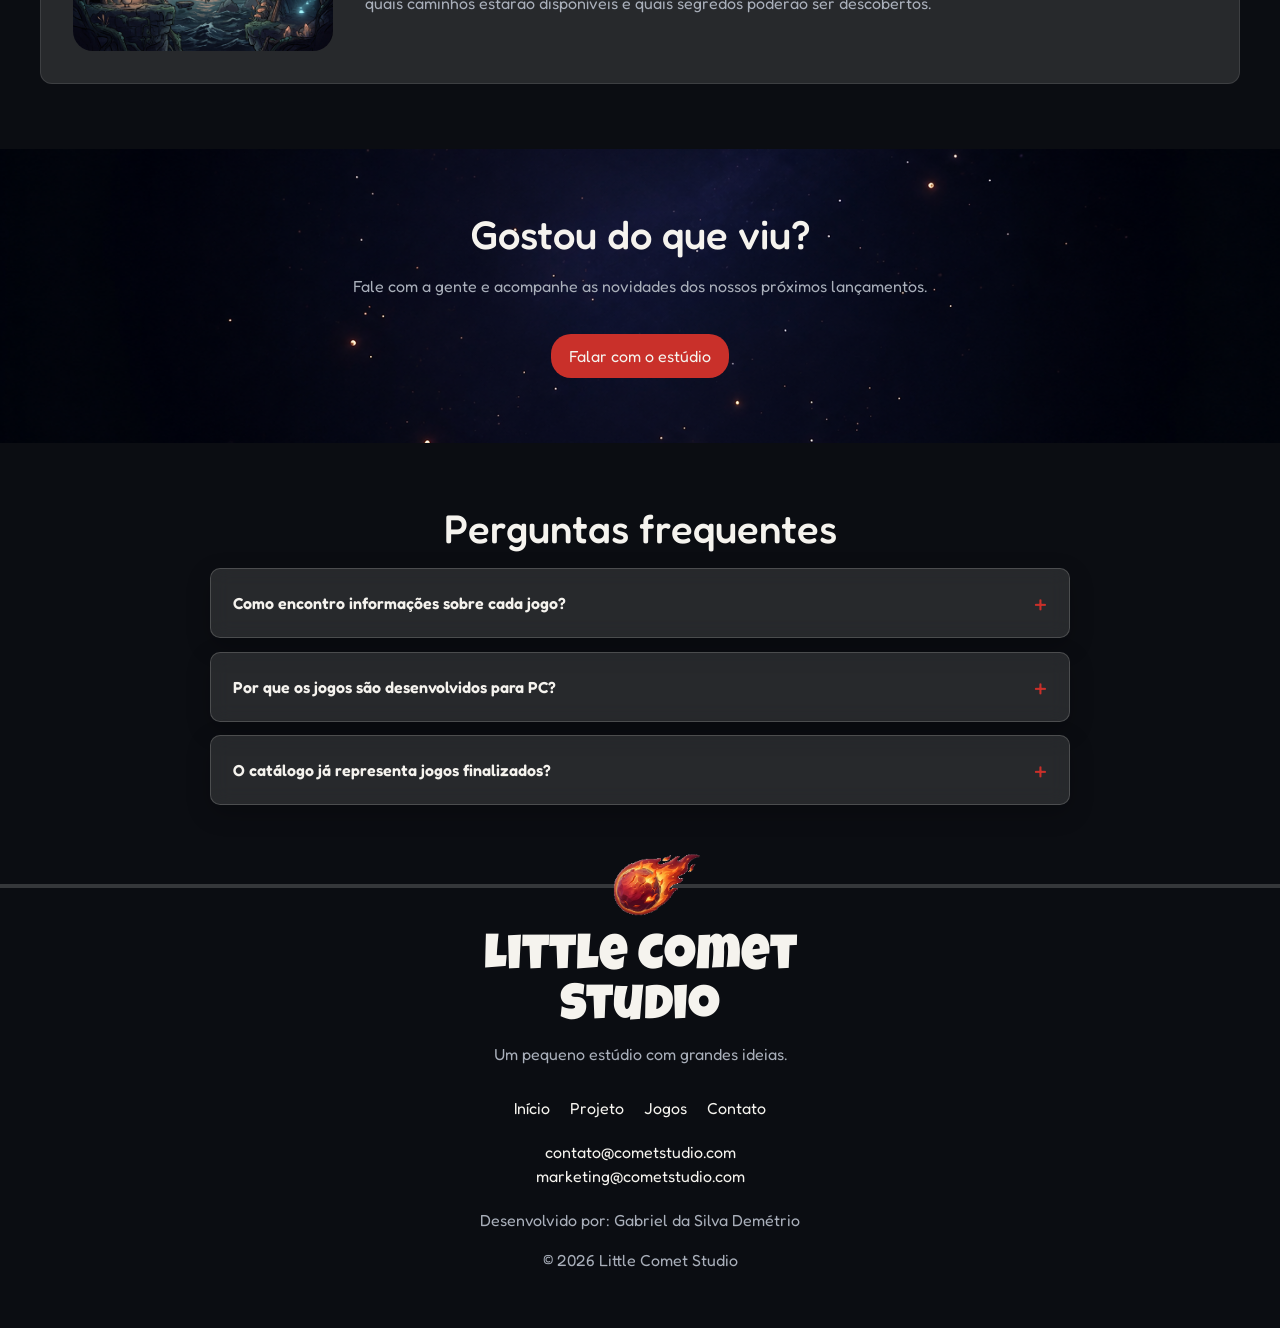
<file: html/games.html>
<!DOCTYPE html>
<html lang="pt-BR">

<head>
    <meta charset="UTF-8">
    <meta name="viewport" content="width=device-width, initial-scale=1.0">
    <title>Jogos - Little Comet Studio</title>
    <link href="https://cdn.jsdelivr.net/npm/bootstrap@5.3.3/dist/css/bootstrap.min.css" rel="stylesheet">
    <link rel="stylesheet" href="../css/global.css">
    <link rel="stylesheet" href="../css/games.css">
    <link rel="icon" type="image/png" href="../images/logo.png">
</head>

<body>
    <!-- ----------------------------------------
        TopBar
    ----------------------------------------- -->
    <header class="header">
        <div class="topbar">
            <div class="studio-logo d-none d-lg-block">
                <img src="../images/logo.png" alt="Logo Little Comet Studio">
            </div>

            <nav class="d-none d-lg-block">
                <ul>
                    <li><a href="../html/index.html">Início</a></li>
                    <li><a href="../html/project.html">Projeto</a></li>
                    <li><a href="../html/games.html">Jogos</a></li>
                    <li><a href="../html/contact.html">Contato</a></li>
                </ul>
            </nav>
            <div class="d-lg-none ms-auto position-relative"><button class="navbar-toggler navbar-dark" type="button"
                    data-bs-toggle="collapse" data-bs-target="#mobileMainMenu" aria-label="Abrir menu"><span
                        class="navbar-toggler-icon"></span></button>
                <ul class="collapse position-absolute end-0 top-100" id="mobileMainMenu">
                    <li><a href="../html/index.html">Início</a></li>
                    <li><a href="../html/project.html">Projeto</a></li>
                    <li><a href="../html/games.html">Jogos</a></li>
                    <li><a href="../html/contact.html">Contato</a></li>
                </ul>
            </div>
        </div>
    </header>

    <main>
        <!-- ----------------------------------------
            Hero
        ----------------------------------------- -->
        <div class="hero hero--games">
            <h1 class="page-main-title">Catálogo de Jogos</h1>
            <p class="page-subtitle">Um dossiê com tudo que já criamos e o que ainda está em órbita.</p>
        </div>
        <!-- ----------------------------------------
            Lista dos jogos do Estúdio
        ----------------------------------------- -->
        <section class="games-catalog section-container section-spacing">
            <!-- ----------------------------------------
            Breadcrumb
            ----------------------------------------- -->
            <div class="section-container container">
                <nav aria-label="Você está em">
                    <ol class="breadcrumb">
                        <li class="breadcrumb-item"><a href="../html/index.html">Início</a></li>
                        <li class="breadcrumb-item active" aria-current="page">Jogos</li>
                    </ol>
                </nav>
            </div>

            <div class="games-list-text">
                <h2 class="section-title section-title--section">
                    Nossos jogos e para quem são eles
                </h2>
                <p>Jogos pensados para caber no dia a dia de quem joga. Experiências leves para fãs do estilo de jogos
                    que mais cresce, indie!
                    <br />
                    Seja uma aventura contemplativa em 3D ou um quebra-cabeça em 2D, a ideia é a mesma explore esses
                    mundos incríveis. Abra os detalhes de cada jogo para ver o gênero, a história e a plataforma.
                </p>
                <br />
            </div>

            <div class="game-sort">
                <button type="button" id="sortButton" class="btn btn-primary">
                    Ordenar por avaliação
                </button>
            </div>

            <article class="game-entry card">
                <div class="game-entry-image-container">
                    <img class="game-entry-image img-fluid" src="../images/game-images/lumenfall.jpg"
                        alt="Uma pessoa misteriosa com um pequeno lampião na mão direita saindo de uma grande floresta com cogumelos brilhantes observando uma construção misteriosa distanciada por uma ponte">
                </div>

                <div class="game-entry-content">
                    <div class="game-entry-header">
                        <img class="home-highlighted-logo" src="../images/game-logos/lumenfall-logo.png"
                            alt="Logo Lumenfall" />
                        <h3 class="visually-hidden">Lumenfall</h3>

                        <ul class="game-specs">
                            <li><strong>Gênero:</strong> Aventura / Exploração</li>
                            <li><strong>Estilo:</strong> 3D</li>
                            <li><strong>Plataforma:</strong> PC</li>
                        </ul>

                        <span class="game-status game-status--development">Em desenvolvimento</span>
                    </div>
                    <p>
                        Explore um mundo esquecido onde a luz está desaparecendo lentamente. Guie um pequeno
                        viajante por ambientes coloridos, ruínas misteriosas e encontros inesperados em uma
                        jornada de descoberta, curiosidade e busca por um caminho de volta para casa.
                    </p>
                </div>
                <div>
                    <a class="btn btn-secondary games-button" href="../html/game-information.html?id=lumenfall"
                        aria-label="Ver detalhes de Lumenfall">+</a>
                </div>
            </article>

            <article class="game-entry card">
                <div class="game-entry-image-container">
                    <img class="game-entry-image img-fluid" src="../images/game-images/moss-mischief.jpg"
                        alt="Sapo pulando por cima de cogumelos gigantes para uma ponte que leva a um altar com uma folha mágica levitando">
                </div>

                <div class="game-entry-content">
                    <div class="game-entry-header">
                        <img class="home-highlighted-logo" src="../images/game-logos/moss-mischief-logo.png"
                            alt="Logo Moss & Mischief" />
                        <h3 class="visually-hidden">Moss &amp; Mischief</h3>

                        <ul class="game-specs">
                            <li><strong>Gênero:</strong> Puzzle / Plataforma</li>
                            <li><strong>Estilo:</strong> 3D</li>
                            <li><strong>Plataforma:</strong>PC</li>
                        </ul>

                        <span class="game-status game-status--released">Lançado</span>
                    </div>
                    <p>
                        Ajude um sapo curioso a recuperar sua floresta resolvendo enigmas, descobrindo caminhos
                        secretos e causando a quantidade certa de confusão pelo caminho.
                    </p>
                </div>
                <div>
                    <a class="btn btn-secondary games-button" href="../html/game-information.html?id=moss-mischief"
                        aria-label="Ver detalhes de Moss & Mischief">+</a>
                </div>
            </article>

            <article class="game-entry card">
                <div class="game-entry-image-container">
                    <img class="game-entry-image img-fluid" src="../images/game-images/pebble-tide.jpg"
                        alt="Uma pequena batata de pernas e mãos com uma tocha na mão observando uma sequência de pequenas ilhas que levam a mais uma caverna misteriosa">
                </div>
                <div class="game-entry-content">
                    <div class="game-entry-header">
                        <img class="home-highlighted-logo" src="../images/game-logos/pebble-tide-logo.png"
                            alt="Logo Pebble & Tide" />
                        <h3 class="visually-hidden">Pebble &amp; Tide</h3>

                        <ul class="game-specs">
                            <li><strong>Gênero:</strong> Puzzle / Quebra-cabeça</li>
                            <li><strong>Estilo:</strong> 2D</li>
                            <li><strong>Plataforma:</strong> PC</li>
                        </ul>

                        <span class="game-status game-status--released">Lançado</span>
                    </div>
                    <p>
                        Controle as marés para abrir novos caminhos em uma pequena ilha cheia de segredos. Cada
                        quebra-cabeça usa o sobe e desce da água como peça central, transformando o mesmo cenário
                        em um desafio diferente a cada momento do dia.
                    </p>
                </div>
                <div>
                    <a class="btn btn-secondary games-button" href="../html/game-information.html?id=pebble-tide"
                        aria-label="Ver detalhes de Pebble & Tide">+</a>
                </div>
            </article>
        </section>

        <!-- ----------------------------------------
            Finalização do conteúdo inicial
        ----------------------------------------- -->
        <section class="cta section-spacing">
            <div class="section-container">
                <h2 class="section-title section-title--section">Gostou do que viu?</h2>
                <p>Fale com a gente e acompanhe as novidades dos nossos próximos lançamentos.</p>
                <a class="btn-primary" href="../html/contact.html">Falar com o estúdio</a>
            </div>
        </section>

        <!-- ----------------------------------------
            Perguntas Frequentes sobre o Estúdio   
        ----------------------------------------- -->
        <section class="faq section-container section-spacing">
            <h2 class="section-title section-title--section">Perguntas frequentes</h2>

            <details class="faq-card">
                <summary>Como encontro informações sobre cada jogo?</summary>
                <p>
                    Na listagem, selecione o botão de detalhes do jogo. Cada título possui uma página própria com
                    descrição, gênero, plataforma, status, classificação indicativa, preço demonstrativo e opção
                    de compra para os jogos lançados.
                </p>
            </details>

            <details class="faq-card">
                <summary>Por que os jogos são desenvolvidos para PC?</summary>
                <p>
                    O PC foi escolhido como plataforma inicial por ser acessível e adequado ao escopo dos projetos
                    independentes. Essa decisão pode ser revisada conforme os jogos evoluírem e novos públicos forem
                    identificados, como indicam as pesquisas sobre hábitos de jogadores indie.
                </p>
            </details>

            <details class="faq-card">
                <summary>O catálogo já representa jogos finalizados?</summary>
                <p>
                    O catálogo combina projetos lançados e projetos em desenvolvimento. As páginas de detalhes
                    apresentam esse status com clareza, enquanto a compra e o download fazem parte de uma
                    experiência demonstrativa desta fase do projeto.
                </p>
            </details>
        </section>

    </main>

    <!-- ----------------------------------------
        Footer
    ----------------------------------------- -->
    <footer>
        <div class="footer-logo-container">
            <img class="footer-logo" src="../images/logo.png" alt="Logo Little Comet Studio">
        </div>
        <div class="footer-content">
            <h3>Little Comet<br />Studio</h3>
            <p>Um pequeno estúdio com grandes ideias.</p>
        </div>
        <div class="footer-links">
            <nav aria-label="footer">
                <li><a href="../html/index.html">Início</a></li>
                <li><a href="../html/project.html">Projeto</a></li>
                <li><a href="../html/games.html">Jogos</a></li>
                <li><a href="../html/contact.html">Contato</a></li>
            </nav>
        </div>
        <div class="footer-email-container">
            <a href="mailto:contato@cometstudio.com">contato@cometstudio.com</a>
            <a href="mailto:marketing@cometstudio.com">marketing@cometstudio.com</a>
        </div>
        <div class="footer-content-bottom">
            <p>Desenvolvido por: Gabriel da Silva Demétrio</p>
            <p>&copy; 2026 Little Comet Studio</p>
        </div>
    </footer>
</body>

<script src="https://cdn.jsdelivr.net/npm/bootstrap@5.3.3/dist/js/bootstrap.bundle.min.js"></script>
<script type="module" src="../js/games.js"></script>
<script src="../js/global.js"></script>

</html>
</file>
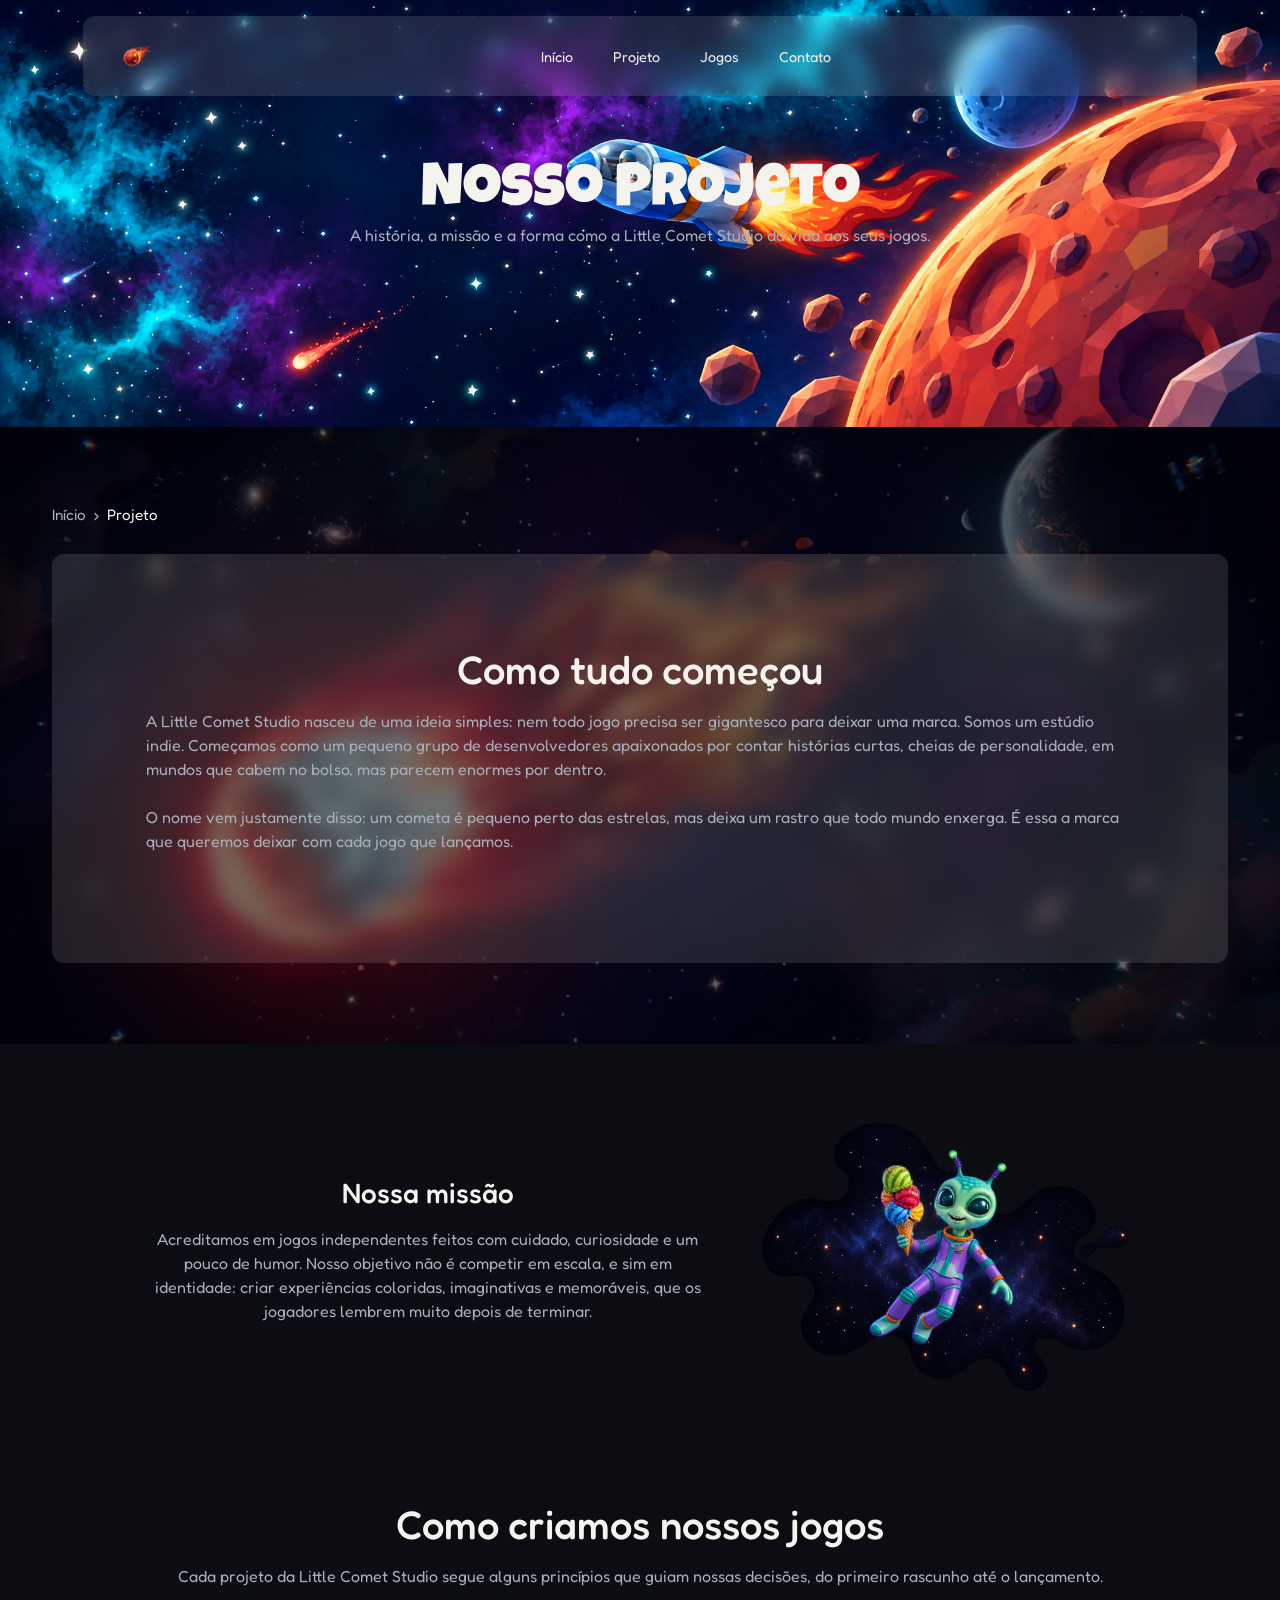
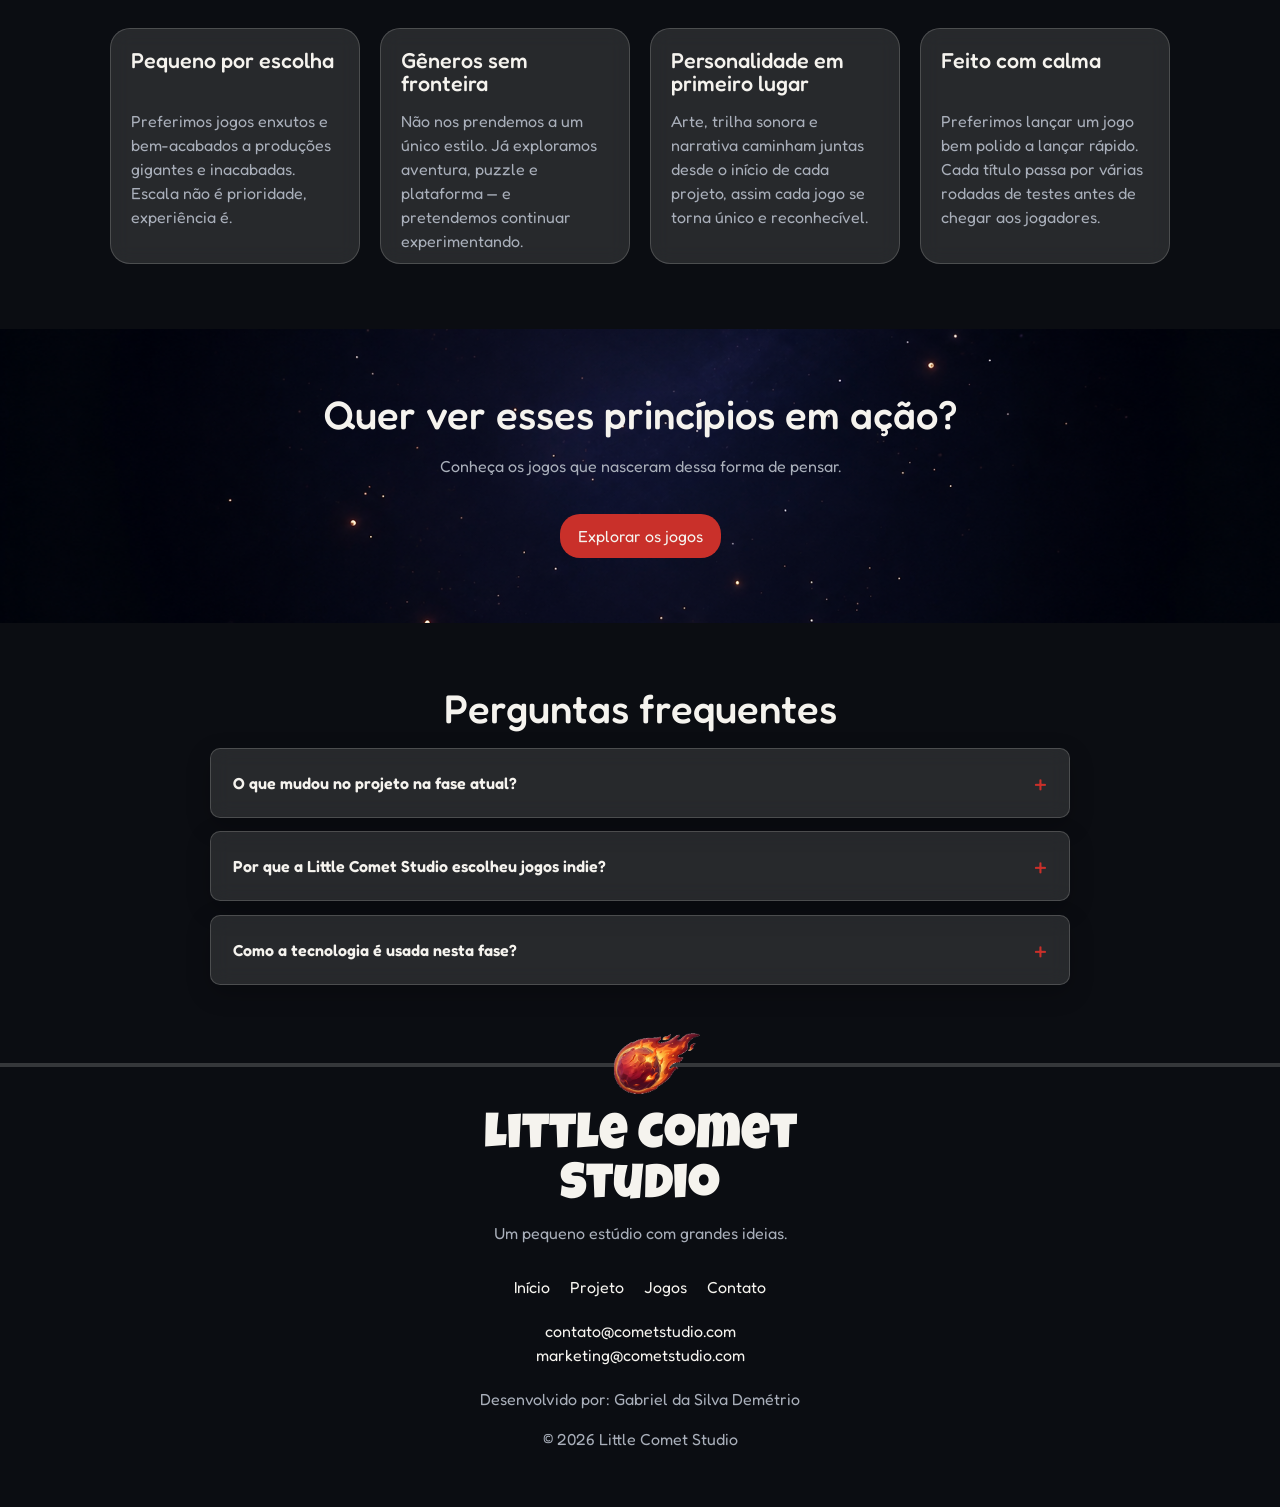
<file: html/project.html>
<!DOCTYPE html>
<html lang="pt-BR">

<head>
    <meta charset="UTF-8">
    <meta name="viewport" content="width=device-width, initial-scale=1.0">
    <title>Projeto - Little Comet Studio</title>
    <link href="https://cdn.jsdelivr.net/npm/bootstrap@5.3.3/dist/css/bootstrap.min.css" rel="stylesheet">
    <link rel="stylesheet" href="../css/global.css">
    <link rel="stylesheet" href="../css/project.css">
    <link rel="icon" type="image/png" href="../images/logo.png">
</head>

<body>
    <!-- ----------------------------------------
        TopBar
    ----------------------------------------- -->
    <header class="header">
        <div class="topbar">
            <div class="studio-logo d-none d-lg-block">
                <img src="../images/logo.png" alt="Logo Little Comet Studio">
            </div>

            <nav class="d-none d-lg-block">
                <ul>
                    <li><a href="../html/index.html">Início</a></li>
                    <li><a href="../html/project.html">Projeto</a></li>
                    <li><a href="../html/games.html">Jogos</a></li>
                    <li><a href="../html/contact.html">Contato</a></li>
                </ul>
            </nav>
            <div class="d-lg-none ms-auto position-relative"><button class="navbar-toggler navbar-dark" type="button"
                    data-bs-toggle="collapse" data-bs-target="#mobileMainMenu" aria-label="Abrir menu"><span
                        class="navbar-toggler-icon"></span></button>
                <ul class="collapse position-absolute end-0 top-100" id="mobileMainMenu">
                    <li><a href="../html/index.html">Início</a></li>
                    <li><a href="../html/project.html">Projeto</a></li>
                    <li><a href="../html/games.html">Jogos</a></li>
                    <li><a href="../html/contact.html">Contato</a></li>
                </ul>
            </div>
        </div>
    </header>

    <main>
        <!-- ----------------------------------------
            Hero
        ----------------------------------------- -->
        <div class="hero hero--project">
            <h1 class="page-main-title">Nosso Projeto</h1>
            <p class="page-subtitle">
                A história, a missão e a forma como a Little Comet Studio dá vida aos seus jogos.
            </p>
        </div>



        <!-- ----------------------------------------
            História do Estúdio
        ----------------------------------------- -->
        <section class="project-about section-spacing">
            <!-- ----------------------------------------
                Breadcrumb
            ----------------------------------------- -->
            <div class="section-container container">
                <nav aria-label="Você está em">
                    <ol class="breadcrumb">
                        <li class="breadcrumb-item"><a href="../html/index.html">Início</a></li>
                        <li class="breadcrumb-item active" aria-current="page">Projeto</li>
                    </ol>
                </nav>
            </div>

            <div class="section-container container">
                <div class="project-about-card">
                    <h2 class="section-title section-title--section">Como tudo começou</h2>
                    <p>
                        A Little Comet Studio nasceu de uma ideia simples: nem todo jogo precisa ser gigantesco para
                        deixar uma marca. Somos um estúdio indie. Começamos como um pequeno grupo de desenvolvedores
                        apaixonados por contar histórias curtas, cheias de personalidade, em mundos que cabem no bolso,
                        mas parecem enormes por dentro.
                        <br /><br />
                        O nome vem justamente disso: um cometa é pequeno perto das estrelas, mas deixa um rastro que
                        todo mundo enxerga. É essa a marca que queremos deixar com cada jogo que lançamos.
                    </p>
                </div>
            </div>
        </section>

        <section class="project-mission section-container section-spacing container">
            <div class="project-mission-content">
                <h2 class="section-title section-title--intro">Nossa missão</h2>
                <p>
                    Acreditamos em jogos independentes feitos com cuidado, curiosidade e um pouco de humor. Nosso
                    objetivo não é competir em escala, e sim em identidade: criar experiências coloridas,
                    imaginativas e memoráveis, que os jogadores lembrem muito depois de terminar.
                </p>
            </div>
            <div class="project-mission-image-container">
                <img class="project-mission-image" src="../images/characters/alien.png"
                    alt="Grande telescópio dourado levitando no espaço" />
            </div>
        </section>

        <!-- ----------------------------------------
            Maneira que criamos os jogos  
        ----------------------------------------- -->
        <section class="project-principles section-container section-spacing container">
            <div class="project-principles-text">
                <h2 class="section-title section-title--section">Como criamos nossos jogos</h2>
                <p>Cada projeto da Little Comet Studio segue alguns princípios que guiam nossas decisões, do
                    primeiro rascunho até o lançamento.</p>
                <br />
            </div>

            <div class="project-principles-grid">
                <article class="project-principle-card">
                    <div>
                        <h3>Pequeno por escolha</h3>
                    </div>
                    <p>Preferimos jogos enxutos e bem-acabados a produções gigantes e inacabadas. Escala não é
                        prioridade, experiência é.</p>
                </article>
                <article class="project-principle-card">
                    <div>
                        <h3>Gêneros sem fronteira</h3>
                    </div>
                    <p>Não nos prendemos a um único estilo. Já exploramos aventura, puzzle e plataforma — e
                        pretendemos continuar experimentando.</p>
                </article>
                <article class="project-principle-card">
                    <div>
                        <h3>Personalidade em primeiro lugar</h3>
                    </div>
                    <p>Arte, trilha sonora e narrativa caminham juntas desde o início de cada projeto, assim
                        cada jogo se torna único e reconhecível.</p>
                </article>
                <article class="project-principle-card">
                    <div>
                        <h3>Feito com calma</h3>
                    </div>
                    <p>Preferimos lançar um jogo bem polido a lançar rápido. Cada título passa por várias
                        rodadas de testes antes de chegar aos jogadores.</p>
                </article>
            </div>
        </section>

        <!-- ----------------------------------------
            Finalização do conteúdo inicial
        ----------------------------------------- -->
        <section class="cta section-spacing">
            <div class="section-container">
                <h2 class="section-title section-title--section">Quer ver esses princípios em ação?</h2>
                <p>Conheça os jogos que nasceram dessa forma de pensar.</p>
                <a class="btn-primary" href="../html/games.html">Explorar os jogos</a>
            </div>
        </section>

        <!-- ----------------------------------------
            Perguntas Frequentes sobre o Estúdio   
        ----------------------------------------- -->
        <section class="faq section-container section-spacing">
            <h2 class="section-title section-title--section">Perguntas frequentes</h2>

            <details class="faq-card">
                <summary>O que mudou no projeto na fase atual?</summary>
                <p>
                    Nesta fase, a Little Comet Studio evoluiu o site com uma navegação mais clara, breadcrumbs,
                    páginas individuais para cada jogo e uma experiência demonstrativa de compra e download.
                    Também reorganizamos as pastas do projeto e aprimoramos a responsividade e a apresentação visual.
                </p>
            </details>

            <details class="faq-card">
                <summary>Por que a Little Comet Studio escolheu jogos indie?</summary>
                <p>
                    Os jogos independentes permitem criar experiências autorais, menores e mais experimentais,
                    com foco em identidade e proximidade com o público. Essa escolha também acompanha o crescimento
                    do segmento indie, conforme os dados apresentados pela
                    <a href="https://www.mordorintelligence.com/industry-reports/indie-game-market">Mordor Intelligence</a>.
                </p>
            </details>

            <details class="faq-card">
                <summary>Como a tecnologia é usada nesta fase?</summary>
                <p>
                    O JavaScript passou a controlar dados dos jogos, páginas de detalhes, validações, preços e
                    classificações. A proposta para a próxima evolução é incluir um chatbot de dúvidas sobre a
                    empresa, o site e os produtos, sem acesso a informações privadas ou financeiras.
                </p>
            </details>
        </section>

    </main>

    <!-- ----------------------------------------
        Footer
    ----------------------------------------- -->
    <footer>
        <div class="footer-logo-container">
            <img class="footer-logo" src="../images/logo.png" alt="Logo Little Comet Studio">
        </div>
        <div class="footer-content">
            <h3>Little Comet<br />Studio</h3>
            <p>Um pequeno estúdio com grandes ideias.</p>
        </div>
        <div class="footer-links">
            <nav aria-label="footer">
                <li><a href="../html/index.html">Início</a></li>
                <li><a href="../html/project.html">Projeto</a></li>
                <li><a href="../html/games.html">Jogos</a></li>
                <li><a href="../html/contact.html">Contato</a></li>
            </nav>
        </div>
        <div class="footer-email-container">
            <a href="mailto:contato@cometstudio.com">contato@cometstudio.com</a>
            <a href="mailto:marketing@cometstudio.com">marketing@cometstudio.com</a>
        </div>
        <div class="footer-content-bottom">
            <p>Desenvolvido por: Gabriel da Silva Demétrio</p>
            <p>&copy; 2026 Little Comet Studio</p>
        </div>
    </footer>

</body>

<script src="https://cdn.jsdelivr.net/npm/bootstrap@5.3.3/dist/js/bootstrap.bundle.min.js"></script>
<script type="module" src="../js/global.js"></script>
<script src="../js/global.js"></script>

</html>
</file>
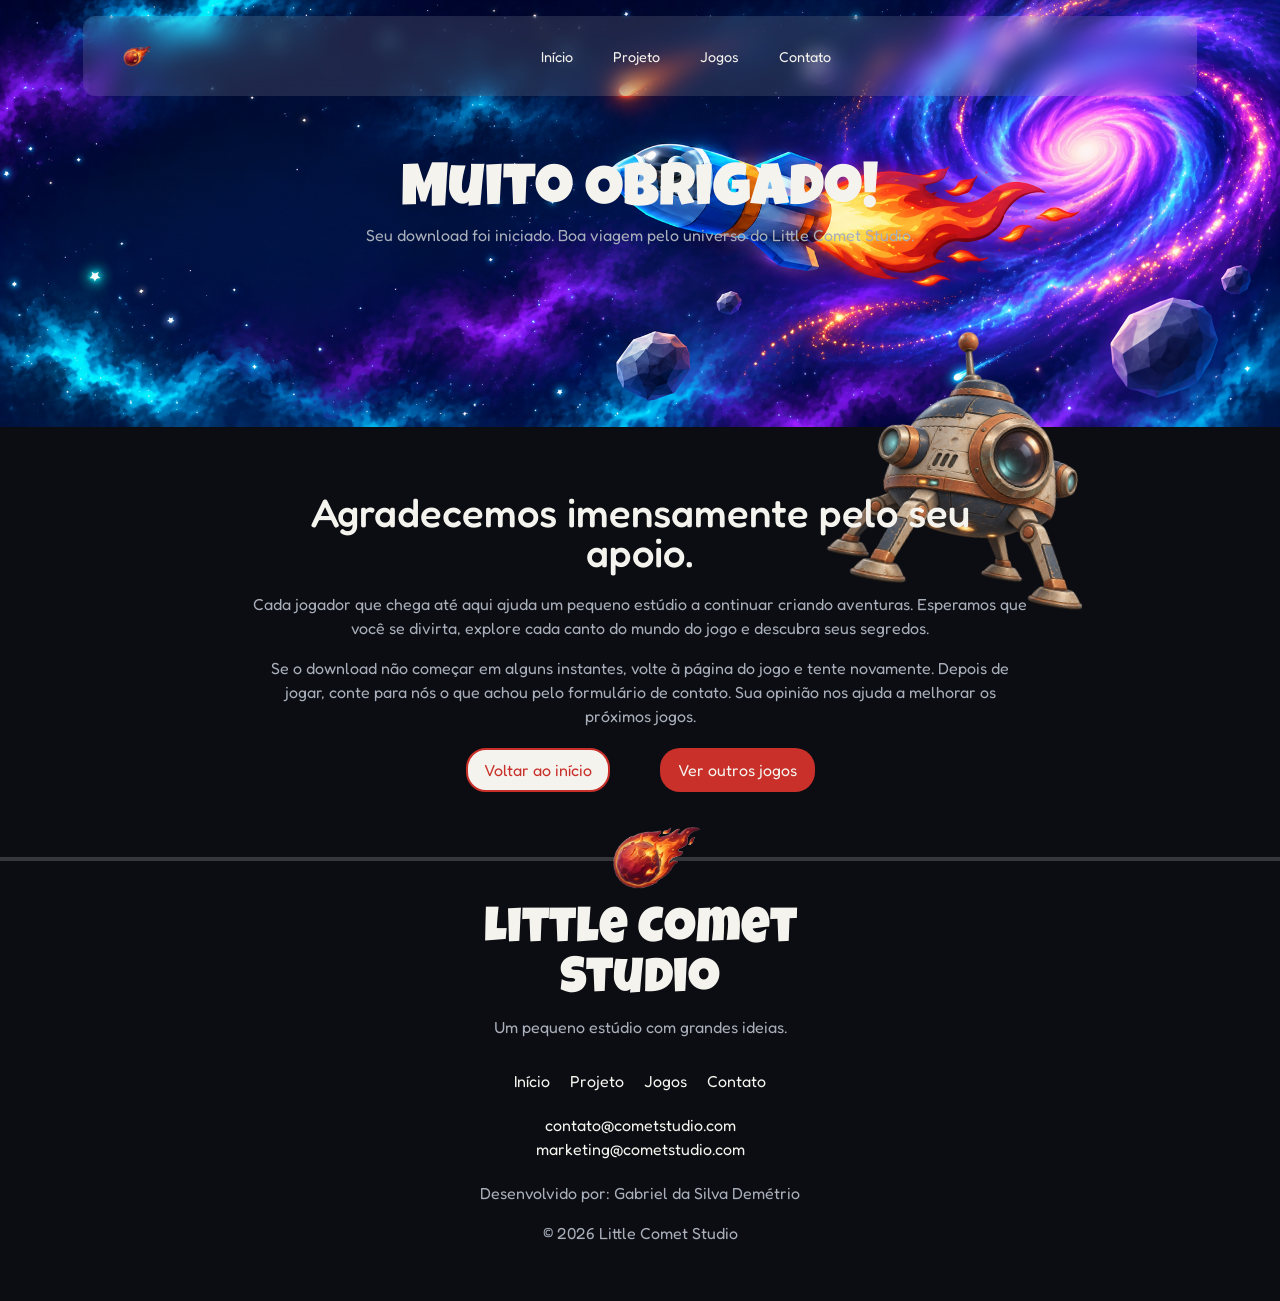
<file: html/thanks.html>
<!DOCTYPE html>
<html lang="pt-BR">

<head>
    <meta charset="UTF-8">
    <meta name="viewport" content="width=device-width, initial-scale=1.0">
    <title>Agradecimento - Little Comet Studio</title>
    <link href="https://cdn.jsdelivr.net/npm/bootstrap@5.3.3/dist/css/bootstrap.min.css" rel="stylesheet">
    <link rel="stylesheet" href="../css/global.css">
    <link rel="stylesheet" href="../css/thanks.css">
    <link rel="icon" type="image/png" href="../images/logo.png">
</head>

<body>

    <header class="header">
        <div class="topbar">
            <div class="studio-logo d-none d-lg-block">
                <img src="../images/logo.png" alt="Logo Little Comet Studio">
            </div>

            <nav class="d-none d-lg-block">
                <ul>
                    <li><a href="../html/index.html">Início</a></li>
                    <li><a href="../html/project.html">Projeto</a></li>
                    <li><a href="../html/games.html">Jogos</a></li>
                    <li><a href="../html/contact.html">Contato</a></li>
                </ul>
            </nav>

            <div class="ms-auto d-lg-none position-relative">
                <button class="navbar-toggler navbar-dark" type="button" data-bs-toggle="collapse"
                    data-bs-target="#mobileMainMenu" aria-label="Abrir menu">
                    <span class="navbar-toggler-icon"></span>
                </button>
                <ul class="collapse position-absolute end-0 top-100" id="mobileMainMenu">
                    <li><a href="../html/index.html">Início</a></li>
                    <li><a href="../html/project.html">Projeto</a></li>
                    <li><a href="../html/games.html">Jogos</a></li>
                    <li><a href="../html/contact.html">Contato</a></li>
                </ul>
            </div>
        </div>
    </header>

    <main>
        <!-- ----------------------------------------
            Hero
        ----------------------------------------- -->
        <div class="hero hero--thanks">
            <h1 class="page-main-title">Muito Obrigado!</h1>
            <p class="page-subtitle">Seu download foi iniciado. Boa viagem pelo universo do Little Comet Studio.</p>
        </div>

        <div class="thanks-probe-container">
            <img class="thanks-probe-image" src="../images/characters/probe-landing.png" alt="Logo Little Comet Studio">
        </div>
        <!-- ----------------------------------------
            Mensagem
        ----------------------------------------- -->
        <section class="thanks-message section-container section-spacing container">
            <div class="row justify-content-center">
                <div class="thanks-message-container col-12 col-md-8">
                    <h2 class="section-title section-title--section">Agradecemos imensamente pelo seu apoio.</h2>
                    <p>
                        Cada jogador que chega até aqui ajuda um pequeno estúdio a continuar criando
                        aventuras. Esperamos que você se divirta, explore cada canto do mundo do jogo
                        e descubra seus segredos.
                    </p>
                    <p>
                        Se o download não começar em alguns instantes, volte à página do jogo e
                        tente novamente. Depois de jogar, conte para nós o que achou pelo formulário
                        de contato. Sua opinião nos ajuda a melhorar os próximos jogos.
                    </p>
                    <div class="thanks-message-actions">
                        <a class="btn-secondary" href="../html/index.html">Voltar ao início</a>
                        <a class="btn-primary" href="../html/games.html">Ver outros jogos</a>
                    </div>
                </div>
            </div>
        </section>

    </main>

    <!-- ----------------------------------------
        Footer
    ----------------------------------------- -->
    <footer>
        <div class="footer-logo-container">
            <img class="footer-logo" src="../images/logo.png" alt="Logo Little Comet Studio">
        </div>
        <div class="footer-content">
            <h3>Little Comet<br />Studio</h3>
            <p>Um pequeno estúdio com grandes ideias.</p>
        </div>
        <div class="footer-links">
            <nav aria-label="footer">
                <li><a href="../html/index.html">Início</a></li>
                <li><a href="../html/project.html">Projeto</a></li>
                <li><a href="../html/games.html">Jogos</a></li>
                <li><a href="../html/contact.html">Contato</a></li>
            </nav>
        </div>
        <div class="footer-email-container">
            <a href="mailto:contato@cometstudio.com">contato@cometstudio.com</a>
            <a href="mailto:marketing@cometstudio.com">marketing@cometstudio.com</a>
        </div>
        <div class="footer-content-bottom">
            <p>Desenvolvido por: Gabriel da Silva Demétrio</p>
            <p>&copy; 2026 Little Comet Studio</p>
        </div>
    </footer>
</body>

<script src="https://cdn.jsdelivr.net/npm/bootstrap@5.3.3/dist/js/bootstrap.bundle.min.js"></script>
<script type="module" src="../js/global.js"></script>
<script src="../js/global.js"></script>

</html>
</file>
<file: css/global.css>
@import url('https://fonts.googleapis.com/css2?family=Fredoka:wght@300..700&family=Luckiest+Guy&display=swap');


ol,
ul {
    padding-right: 2rem
}

@media (max-width: 992px) {
    #mobileMainMenu {
        min-width: 80vw;
        list-style: none;
        z-index: 10;
        align-items: center;
        gap: 2rem;
        border-radius: 12px;
        background-color: rgba(245, 243, 238, 0.12);
        box-sizing: border-box;
        margin: var(--espacamento-padrao) auto;
        pointer-events: auto;
        -webkit-backdrop-filter: blur(15px) !important;
        backdrop-filter: blur(15px) !important;
    }

    #mobileMainMenu ul {
        padding-right: 2rem;
        justify-content: center;
        align-items: center;
    }

    #mobileMainMenu li {
        margin: 0;
        justify-content: center;
        align-items: center;
    }

    #mobileMainMenu a {
        display: block;
        padding: 0.6rem 35%;
        color: var(--cor-primaria);
        text-decoration: none;
        border-radius: 0.3rem;
    }

    #mobileMainMenu a:hover,
    #mobileMainMenu a:focus {
        color: var(--cor-primaria);
        background-color: var(--cor-destaque);
    }
}

:root {
    --cor-primaria: #F5F3EE;
    --cor-secundaria: #0B0D12;
    --cor-texto-secundario: #A9AFBA;
    --cor-destaque: #C9302A;
    --cor-destaque-foco: #FB0000;
    --cor-destaque-secundaria: #D3D3D3;
    --espacamento-padrao: 1rem;
}

* {
    margin: 0;
    padding: 0;
    box-sizing: border-box;
}

/* -----------------------------------------
   Body
----------------------------------------- */
body {
    margin: 0;
    font-family: 'Fredoka', sans-serif;
    color: var(--cor-primaria);
    background-color: var(--cor-secundaria);
    line-height: 1.5;
}

p,
article,
label,
input,
textarea {
    color: var(--cor-primaria);
}

p {
    color: var(--cor-texto-secundario);
}

h1 {
    font-family: 'Luckiest Guy', cursive;
    font-weight: 400;
    color: var(--cor-primaria);
}

h2,
h3 {
    color: var(--cor-primaria);
}

a {
    color: var(--cor-primaria);
}

header .topbar nav a.current-page,
footer .footer-links nav li a.current-page {
    text-decoration: underline;
    text-decoration-thickness: 2px;
    text-underline-offset: 5px;
}

.visually-hidden {
    position: absolute;
    width: 1px;
    height: 1px;
    padding: 0;
    margin: -1px;
    overflow: hidden;
    clip: rect(0, 0, 0, 0);
    white-space: nowrap;
    border: 0;
}

/* -----------------------------------------
   Título Principal
----------------------------------------- */
.page-main-title {
    width: min(92%, 1100px);
    margin: 0;
    padding: 0;
    font-size: clamp(1.8rem, 5vw, 3.75rem);
    text-align: center;
    line-height: 1;
}

.hero .page-subtitle {
    text-align: center
}

/* -----------------------------------------
   Título Segundário
----------------------------------------- */
.section-title {
    color: var(--cor-primaria);
    text-align: center;
    line-height: 1;
    margin: 0 0 20px;
}

.section-title--intro {
    font-size: 28px;
}

.section-title--section {
    font-size: 40px;
}

@media (max-width: 768px) {
    .section-title--intro {
        font-size: 20px;
    }

    .section-title--section {
        font-size: 30px;
    }
}

/* -----------------------------------------
   Botões
----------------------------------------- */
.btn-primary {
    display: inline-block;
    padding: 0.5rem 1rem;
    border: none;
    cursor: pointer;
    transition: background-color 0.2s ease;
    text-decoration: none;
    color: var(--cor-primaria);
    background-color: var(--cor-destaque);
    border: 2px solid transparent;
    border-radius: 20px;
}

.btn-primary:hover,
.btn-primary:focus-visible {
    background-color: var(--cor-destaque-foco);
}

.btn-secondary {
    display: inline-block;
    padding: 0.5rem 1rem;
    color: var(--cor-destaque);
    background-color: var(--cor-primaria);
    border: 2px solid var(--cor-destaque);
    border-radius: 20px;
    text-decoration: none;
}

.btn-secondary:hover,
.btn-secondary:focus-visible {
    color: var(--cor-destaque);
    background-color: var(--cor-destaque-secundaria);
    border-color: var(--cor-destaque-foco);
}

/* -----------------------------------------
   Topbar
----------------------------------------- */
header {
    display: flex;
    justify-content: center;
    position: fixed;
    top: 0;
    left: 0;
    width: 100%;
    z-index: 1000;
    pointer-events: none;
}

.topbar {
    display: flex;
    align-items: center;
    gap: 2rem;
    height: 80px;
    width: 1114px;
    padding: 0.75rem 1.5rem;
    border-radius: 12px;
    background-color: rgba(245, 243, 238, 0.12);
    box-sizing: border-box;
    margin: var(--espacamento-padrao) auto;
    pointer-events: auto;
    backdrop-filter: blur(10px);
    -webkit-backdrop-filter: blur(10px);
}

.topbar .studio-logo {
    flex-shrink: 0;
    width: 60px;
    height: 60px;
    border-radius: 4px;
    display: flex;
    align-items: center;
    justify-content: center;
    overflow: hidden;
}

.topbar .studio-logo img {
    display: block;
    width: 100%;
    height: 100%;
    object-fit: contain;
}

.topbar nav {
    flex: 1;
}

.topbar nav ul {
    list-style: none;
    display: flex;
    justify-content: center;
    margin-top: 1rem;
    gap: 2.5rem;
}

.topbar nav a {
    text-decoration: none;
    color: var(--cor-primaria);
    font-size: 0.9rem;
}

.topbar nav a:hover,
.topbar nav a:focus-visible {
    color: var(--cor-texto-secundario);
}

@media (max-width: 768px) {
    .topbar {
        flex-wrap: wrap;
        justify-content: center;
        width: clamp(300px, 85vw, 650px);
        height: auto;
        padding: 0.75rem 1rem;
        margin-top: 20px;
        gap: clamp(0.75rem, 3vw, 2rem);
    }

    .topbar .studio-logo {
        width: clamp(45px, 8vw, 60px);
        height: clamp(45px, 8vw, 60px);
    }

    .topbar nav ul {
        align-items: center;
        gap: clamp(0.5rem, 3vw, 1.5rem);
        padding: 0;
    }

    .topbar nav a {
        font-size: clamp(0.75rem, 2vw, 0.9rem);
    }
}

@media (max-width: 576px) {
    header {
        display: flex;
        justify-content: flex-start;
        /* Alinha os itens filhos à esquerda */
        align-items: center;
        width: 100%;
    }

    .topbar {
        width: 50px;
        margin-right: 0;
        /* Garante que não há margem empurrando para o centro */
        margin-left: 80vw;
        /* Mantém qualquer outro item à direita, se houver */
    }

}

/* -----------------------------------------
   Main
----------------------------------------- */
main {
    padding: 0;
}

.section-container {
    width: 1300px;
    max-width: 100%;
    margin: 0 auto;
}

.section-spacing {
    padding-block: 65px;
}

/* Notebook */
@media (max-width: 1400px) {
    .section-container {
        width: 1200px;
    }
}

@media (max-width: 1200px) {
    .section-container {
        width: 1000px;
    }
}

/* Tablet */
@media (max-width: 992px) {
    .section-container {
        width: 780px;
    }
}

@media (max-width: 768px) {
    .section-container {
        width: 580px;
    }
}

/* Celular */
@media (max-width: 576px) {
    .section-container {
        width: 100%;
        padding-inline: 20px;
        box-sizing: border-box;
    }
}

/* -----------------------------------------
   Heros
----------------------------------------- */
.hero {
    background-image: url("../images/heros/home-hero.png");
    background-repeat: no-repeat;
    background-size: cover;
    background-position: center;
    aspect-ratio: 3 / 1;
    width: 100%;
    height: auto;
    position: relative;
    z-index: 0;
    display: flex;
    flex-direction: column;
    justify-content: center;
    align-items: center;
}

@media (max-width: 768px) {
    .hero {
        aspect-ratio: auto;
        min-height: clamp(260px, 72vw, 420px);
        background-size: cover;
        background-position: center;
    }
}

/* Hero da Página de Contato */
.hero--contact {
    background-image: url("../images/heros/contact-hero.png");
}

/* -----------------------------------------
   CTA
----------------------------------------- */
.cta {
    background-image: url("../images/backgrounds/fundo-espacial.png");
    background-repeat: no-repeat;
    background-size: cover;
    background-position: center;
    height: auto;
    text-align: center;
}

.cta .btn-primary {
    margin-top: 20px;
}

/* -----------------------------------------
   FAQ
----------------------------------------- */
.faq-card {
    width: 100%;
    max-width: 860px;
    margin: 0 auto 0.85rem;
    border-radius: 10px;
    padding: 0;
    overflow: hidden;
    background: rgba(245, 243, 238, 0.12);
    border: 1px solid rgba(245, 243, 238, 0.18);
    box-shadow: 0 8px 24px rgba(0, 0, 0, 0.22);
    backdrop-filter: blur(10px);
    -webkit-backdrop-filter: blur(10px);
}

.faq {
    width: 100%;
    max-width: 980px;
    margin: 0 auto;
}

.faq h2 {
    text-align: center;
}

.faq-card summary {
    position: relative;
    display: flex;
    align-items: center;
    justify-content: space-between;
    gap: 1.5rem;
    min-height: 68px;
    padding: 1.15rem 1.35rem;
    cursor: pointer;
    color: var(--cor-primaria);
    font-size: 1rem;
    font-weight: 600;
    list-style: none;
}


.faq-card summary::after {
    content: "+";
    flex: 0 0 auto;
    color: var(--cor-destaque);
    font-size: 1.5rem;
    font-weight: 400;
    line-height: 1;
}

.faq-card[open] {
    border-color: var(--cor-destaque);
}

.faq-card[open] summary::after {
    content: "-";
}

.faq-card p {
    margin: 0;
    padding: 0 1.35rem 1.25rem;
    color: var(--cor-texto-secundario);
    line-height: 1.7;
}

@media (max-width: 768px) {
    .faq {
        margin: 0 auto;
    }

    .faq h2 {
        margin-bottom: 20px;
    }

    .faq-card summary {
        min-height: 62px;
        padding: 1rem;
        font-size: 0.95rem;
    }

    .faq-card p {
        padding: 0 1rem 1rem;
    }
}

/* -----------------------------------------
   Footer
----------------------------------------- */
footer {
    padding: var(--espacamento-padrao);
    text-align: center;
    height: 200px;
    border-top: 4px solid rgba(245, 243, 238, 0.18);
}

footer .footer-logo-container {
    display: flex;
    justify-content: center;
    align-items: center;
}

footer .footer-logo {
    display: flex;
    justify-content: center;
    align-items: center;
    height: 100px;
    margin-top: -70px;
    margin-left: 30px;
    z-index: 9999;
}

footer .footer-links nav {
    list-style: none;
    display: flex;
    justify-content: center;
    align-items: center;
    gap: 20px;
    margin-top: 30px;
}

footer .footer-links nav li a {
    text-decoration: none;
    color: var(--cor-primaria);
}

footer .footer-content h3 {
    font-size: 50px;
    font-family: 'Luckiest Guy', cursive;
    font-weight: 400;
    color: var(--cor-primaria);
    line-height: 1;
}

footer .footer-email-container {
    margin-top: 20px;
    margin-bottom: 20px;
    display: flex;
    justify-content: center;
    align-items: center;
    flex-direction: column;
}

footer .footer-email-container a {
    text-decoration: none;
    color: var(--cor-primaria);
}

footer .footer-content-bottom {
    padding-bottom: 40px;
}

@media (max-width: 768px) {
    footer .footer-content h3 {
        font-size: 25px;
        margin-bottom: 10px;
    }
}


/* -----------------------------------------
   Home - Introdução
----------------------------------------- */
.breadcrumb {
    --bs-breadcrumb-divider: "›";
    --bs-breadcrumb-divider-color: var(--cor-texto-secundario);
    --bs-breadcrumb-item-active-color: var(--cor-primaria);
    margin: 0;
    padding: 0.75rem 0;
    font-size: 0.95rem;
    flex-wrap: wrap;
}

.breadcrumb-item a {
    color: var(--cor-texto-secundario);
    text-decoration: none;
}

.breadcrumb-item a:hover,
.breadcrumb-item a:focus-visible {
    color: var(--cor-destaque-foco);
    text-decoration: underline;
    text-underline-offset: 4px;
}
</file>
<file: css/home.css>
/* Hero da Página Inicial */
.hero--home {
    background-image: url("../images/heros/home-hero.png");
}

.home-introduction {
    display: flex;
    max-width: 1000px;
    margin: 0 auto;
    align-items: center;
    gap: 50px;
    padding-bottom: 30px;
}

.home-introduction-content {
    text-align: center;
    width: 650px;
}

.home-introduction-actions {
    display: flex;
    margin-top: 20px;
    justify-content: center;
    gap: 50px;
}

.home-introduction-image-container {
    background-image: url("../images/backgrounds/fundo-espacial-liquido.png");
    background-repeat: no-repeat;
    background-size: cover;
    background-position: center;
    width: 375px;
    height: 300px;
    flex-shrink: 0;
}

.home-introduction-image {
    height: 200px;
    width: auto;
    margin: 50px auto 0;
}

/* Tablet */
@media (max-width: 768px) {
    .home-introduction {
        flex-direction: column;
        max-width: 550px;
        gap: 20px;
    }

    .home-introduction-content {
        order: 2;
        text-align: center;
        width: 100%;
        max-width: 550px;
    }

    .home-introduction-image {
        height: clamp(140px, 35vw, 200px);
        margin-top: clamp(30px, 7vw, 50px);
    }

    .home-introduction-actions {
        gap: clamp(20px, 6vw, 50px);
    }
}

/* Celular */
@media (max-width: 576px) {
    .home-introduction {
        width: 100%;
        max-width: none;
        padding: 0 20px 30px;
        box-sizing: border-box;
    }

    .home-introduction-content {
        width: 100%;
        max-width: none;
    }

    .home-introduction-image-container {
        width: clamp(250px, 65vw, 350px);
        height: clamp(200px, 52vw, 300px);
    }

    .home-introduction-image {
        height: clamp(140px, 35vw, 200px);
        margin-top: clamp(30px, 7vw, 50px);
    }

    .home-introduction-actions {
        gap: clamp(20px, 6vw, 50px);
    }
}

/* -----------------------------------------
   Home - Sobre
----------------------------------------- */
.home-about {
    display: flex;
    max-width: 1000px;
    margin: 0 auto;
    align-items: center;
    gap: 50px;
    padding: 0 20px;
}

.home-about-image-container {
    background-image: url("../images/backgrounds/fundo-espacial-liquido.png");
    background-repeat: no-repeat;
    background-size: cover;
    background-position: center;
    width: 375px;
    height: 300px;
    flex-shrink: 0;
}

.home-about-image {
    width: 175px;
    margin: 40px 100px;
}

.home-about-content {
    text-align: center;
    width: 100%;
    max-width: 575px;
}

/* Tablet */
@media (max-width: 768px) {
    .home-about {
        flex-direction: column;
        gap: 20px;
        max-width: 550px;
    }

    .home-about-content {
        order: 2;
    }

    .home-about-image {
        order: 1;
    }
}

/* Celular */
@media (max-width: 576px) {
    .home-about {
        width: 100%;
        max-width: none;
        padding: 0 20px;
        box-sizing: border-box;
    }

    .home-about-content {
        width: 100%;
        max-width: none;
    }

    .home-about-image-container {
        width: clamp(250px, 65vw, 375px);
        height: clamp(200px, 52vw, 300px);
    }

    .home-about-image {
        display: block;
        width: clamp(120px, 30vw, 150px);
        margin: clamp(25px, 7vw, 40px) auto;
    }
}


/* -----------------------------------------
   Home - Jogo em Destaque
----------------------------------------- */
.home-highlighted-game {
    background-image: url("../images/game-images/lumenfall-background.jpg");
    background-repeat: no-repeat;
    background-size: cover;
    background-position: center;
    height: auto;
    text-align: center;
    position: relative;
    isolation: isolate;
}

.home-highlighted-game::before {
    content: "";
    position: absolute;
    inset: 0;
    background-color: rgba(0, 0, 0, 0.50);
    z-index: -1;
}

.home-highlighted-game .section-container {
    position: relative;
    z-index: 1;
}

.home-highlighted-logo {
    width: 250px;
}

/* -----------------------------------------
   Home - Jogos
----------------------------------------- */
.home-games-text {
    text-align: center;
}

.home-games-grid {
    display: flex;
    flex-wrap: wrap;
    gap: 20px;
    justify-content: center;
}

.home-game-card {
    width: calc((100% - 40px) / 3);
    flex: 0 1 calc((100% - 40px) / 3);
    overflow: hidden;
    border-radius: 20px;
    background: rgba(245, 243, 238, 0.12);
    backdrop-filter: blur(10px);
    -webkit-backdrop-filter: blur(10px);
    border: 1px solid rgba(245, 243, 238, 0.18);
}

.home-game-card-image {
    display: block;
    width: 300px;
    height: 225px;
    max-width: calc(100% - 36px);
    margin: 18px auto 0;
    border-radius: 12px;
    object-fit: cover;
}

.home-game-card-content {
    padding: 20px 18px 18px;
}

.home-game-card h3 {
    font-size: 1.35rem;
    line-height: 1.1;
}

.home-game-card span {
    display: block;
    margin-top: 2px;
    color: var(--cor-primaria);
    font-size: 1rem;
}

.home-game-card p {
    margin-top: 8px;
    min-height: 124px;
}

.home-game-card .btn-secondary {
    display: block;
    width: 80%;
    margin: 16px auto 0;
    font-size: 1.05rem;
    text-align: center;
    align-content: center;
}

@media (min-width: 1200px) {
    .home-games-grid {
        justify-content: center;
        flex-wrap: wrap;
    }

    .home-game-card {
        width: clamp(280px, 30vw, 340px);
        flex: 0 1 clamp(280px, 30vw, 340px);
    }
}

/* Tablet */
@media (max-width: 992px) {
    .home-games-grid {
        gap: 20px;
    }

    .home-game-card {
        width: 100%;
        max-width: 320px;
        flex-basis: 320px;
    }
}


/* Celular */
@media (max-width: 576px) {
    .home-games-grid {
        width: 100%;
    }

    .home-game-card {
        width: 100%;
        max-width: 320px;
        flex-basis: 100%;
    }

    .home-game-card-image {
        width: clamp(220px, 80vw, 300px);
        height: auto;
        aspect-ratio: 4 / 3;
    }
}


.game-entry-header div {
    display: flex;
    justify-content: center;
    text-align: center;
    margin: 0 auto;
}

.games-button {
    background-color: transparent;
    text-align: center;
    border-radius: 100%;
}

.games-button:hover {
    background-color: var(--cor-destaque);
    color: var(--cor-texto-secundario);
    border: var(--cor-destaque);
    width: 100%;
    height: 100%;
    padding: 0.5rem 1rem;
}


/* ----------------------------------------
   Modais de jogos
----------------------------------------- */
.game-modal-content {
    background-color: rgba(245, 243, 238, 0.12);
    -webkit-backdrop-filter: blur(35px) !important;
    backdrop-filter: blur(35px) !important;
}

/* 
.game-modal-header {
    justify-content: center;
} */

.game-modal-header div {
    display: flex;
    align-items: center;
}


.game-modal-header {
    display: flex;
    align-items: flex-start;
    justify-content: space-between;
    gap: 1rem;
}

.game-modal-brand {
    display: flex;
    flex-direction: column;
    align-items: center;
    gap: 0.5rem;
    flex: 1;
    min-width: 0;
}

.game-modal-brand img {
    display: block;
    width: 320px;
    max-width: 100%;
    height: auto;
    padding-top: 20px;
}

.game-modal-brand span {
    display: inline-block;
    width: auto;
    min-width: 100px;
    text-align: center;
}


.game-modal-header .game-modal-close {
    position: fixed;
    z-index: 9999;
    margin-left: 90%;
    color: var(--cor-destaque);

}

.game-modal-close--red {
    color: var(--cor-destaque);
    background-color: var(--cor-destaque);
}

.game-modal-indication {
    display: flex;
    background-color: var(--cor-secundaria);
    border-radius: 20px;
    justify-content: center;

}

.game-modal-indication-text {
    margin-top: 30px;
    margin-bottom: 30px;
}


.game-modal-rating-star {
    font-size: 60px;
}

.game-modal-body h3 {
    margin-top: 20px;
}

/* badges!!!!!!!!!!!!!!!!!!!!!!!!!!!!!!!!!!!! */

.badge {
    display: inline-block;
    padding: 0.35em 0.65em;
    font-size: 0.75em;
    font-weight: 700;
    line-height: 1;
    color: #fff;
    text-align: center;
    white-space: nowrap;
    vertical-align: baseline;
    border-radius: 0.375rem;
    /* Bordas arredondadas do Bootstrap 5 */
    font-family: system-ui, -apple-system, sans-serif;
}

/* Cores Contextuais (Equivalentes ao Bootstrap) */
.bg-primary {
    background-color: #0d6efd;
}

.bg-secondary {
    background-color: #6c757d;
}

.bg-success {
    background-color: #198754;
}

.bg-danger {
    background-color: #dc3545;
}

.bg-warning {
    background-color: #ffc107;
    color: #000;
}

/* Texto escuro para contraste */
.bg-info {
    background-color: #0dcaf0;
    color: #000;
}

/* Texto escuro para contraste */

/* Estilo arredondado (equivalente à classe .rounded-pill) */
.rounded-pill {
    border-radius: 50rem;
}



.home-highlighted-game .section-container img {
    color: var(--cor-primaria);
}
</file>
<file: css/contact.css>
/* -----------------------------------------
   Contato - Formulário
----------------------------------------- */
.contact-container {
    background-image:
        linear-gradient(rgba(0, 0, 0, 0.6), rgba(0, 0, 0, 0.6)),
        url('../images/backgrounds/comet-background.jpg');
    background-repeat: no-repeat;
    background-size: cover;
    background-position: center;
    width: 100%;
    height: auto;
    position: relative;
    z-index: 0;
}

.contact-card {
    width: 50%;
    align-items: center;
    gap: 2rem;
    padding: 8%;
    border-radius: 12px;
    background-color: rgba(245, 243, 238, 0.12);
    box-sizing: border-box;
    margin: var(--espacamento-padrao) auto;
    pointer-events: auto;
    backdrop-filter: blur(10px);
    -webkit-backdrop-filter: blur(10px);
}

.contact-card form div {
    margin-bottom: var(--espacamento-padrao);
}

.contact-card label {
    display: block;
    margin-bottom: 0.25rem;
}

.contact-card input,
.contact-card textarea {
    width: 100%;
    height: 60px;
    padding: 0.5rem;
    border: 1px solid var(--cor-destaque);
    border-radius: 40px;
    color: var(--cor-secundaria);
    font-family: inherit;
    font-size: 18px;
}

.contact-card textarea {
    height: 200px;
    padding: 1rem 1.25rem;
}

.contact-card textarea::placeholder {
    color: #8a8a8a;
    font-family: inherit;
}

.contact-card .btn-primary {
    display: block;
    width: 100%;
    height: 60px;
    margin: 40px auto 0;
    font-size: 1.05rem;
    text-align: center;
    align-content: center;
}

.contact-card form>div {
    margin-bottom: 0 !important;
}

.contact-card form>div:not(.contact-message-field):not(:last-child) {
    min-height: 112px;
}

.contact-card form>div.contact-message-field {
    min-height: 270px;
}

.contact-card form .invalid-feedback {
    display: block;
    visibility: hidden;
    min-height: 24px;
}

.contact-card form input.is-invalid+.invalid-feedback,
.contact-card form textarea.is-invalid+.invalid-feedback {
    visibility: visible;
}

@media (max-width: 767.98px) {
    .contact-card {
        width: 100%;
    }
}
</file>
<file: css/feedback.css>
/* -----------------------------------------
   Feedback - Mensagem
----------------------------------------- */
.hero--feedback {
    background-image: url("../images/heros/feedback-hero.png");
}

.feedback-rocket-container {
    display: flex;
    position: absolute;
    left: 45%;
    justify-content: flex-start;
    align-items: center;
}

.feedback-rocket-image {
    display: flex;
    justify-content: center;
    align-items: center;
    height: 280px;
    margin-top: -100px;
    margin-left: -460px;
    transform: rotate(330deg);
}

.feedback-message {
    text-align: center;
}

.feedback-message-actions {
    display: flex;
    margin-top: 20px;
    justify-content: center;
    gap: 50px;
}

@media (max-width: 991px) {
    .feedback-rocket-container {
        position: static;
        left: auto;
        justify-content: center;
    }

    .feedback-rocket-image {
        height: 200px;
        max-width: 100%;
        margin: 10px 0 0 0;
    }
}

@media (max-width: 768px) {
    .feedback-message-actions {
        gap: clamp(20px, 6vw, 50px);
    }
}

@media (max-width: 576px) {
    .feedback-message-actions {
        gap: clamp(20px, 6vw, 50px);
    }
}
</file>
<file: css/games.css>
@import url("./home.css");

/* -----------------------------------------
   Jogos - Lista
----------------------------------------- */
.games-catalog {
    display: flex;
    flex-direction: column;
    gap: 24px;
}

.games-list-text {
    text-align: center;
}

.games-catalog .home-highlighted-logo {
    display: block;
    width: min(250px, 100%);
    max-height: 110px;
    object-fit: contain;
}

.game-sort {
    display: flex;
    align-items: center;
    justify-content: center;
    gap: 0.75rem;
    margin-bottom: 1.5rem;
}

.game-entry {
    display: flex;
    align-items: flex-start;
    gap: 32px;
    padding: 2rem;
    border: 0.5px solid rgba(255, 255, 255, 0.1);
    border-radius: 12px;
    background-color: rgba(245, 243, 238, 0.12);
}

.rendered-games {
    display: flex;
    flex-direction: column;
    gap: 24px;
}

.game-entry.card {
    display: flex;
    flex-direction: row;
    color: inherit;
    background-color: rgba(245, 243, 238, 0.12);
    border: 0.5px solid rgba(255, 255, 255, 0.1);
    border-radius: 12px;
    box-shadow: none;
}

.game-entry-content {
    flex: 1;
    display: flex;
    flex-direction: column;
    gap: 14px;
    min-width: 0;
}

.game-entry-image-container {
    max-width: 300px;
}

.game-entry-image {
    max-width: 260px;
    border-radius: 20px;
}

.game-entry-header {
    display: flex;
    align-items: center;
    gap: 12px;
    flex-wrap: wrap;
    justify-content: space-between;
}

.game-entry-header h3 {
    margin: 0;
}

.game-specs {
    display: flex;
    gap: 32px;
    flex-wrap: wrap;
    list-style: none;
    margin: 0;
    padding: 12px 0;
    border-top: 0.5px solid rgba(255, 255, 255, 0.1);
    border-bottom: 0.5px solid rgba(255, 255, 255, 0.1);
}

.game-specs li {
    font-size: 14px;
    color: rgba(255, 255, 255, 0.7);
}

.game-specs strong {
    display: block;
    font-size: 12px;
    font-weight: 500;
    color: rgba(255, 255, 255, 0.45);
    margin-bottom: 2px;
}

.game-status {
    font-size: 12px;
    font-weight: 500;
    padding: 4px 12px;
    border-radius: 100px;
    white-space: nowrap;
}

.game-status--development {
    color: #FAC775;
}

.game-status--released {
    color: #97C459;
}

.game-entry-content .btn-primary {
    display: flex;
}

.game-entry-actions {
    display: flex;
    justify-content: center;
    width: auto;
    margin: 0 0 0 auto !important;
}

caption {
    margin-bottom: 20px;
}

th,
td {
    border: 0.5px solid rgba(255, 255, 255, 0.1);
    padding: 12px;
    text-align: left;
}

@media (max-width: 768px) {

    .game-entry,
    .game-entry.card {
        flex-direction: column;
        gap: 16px;
        padding: 1.5rem;
    }

    .game-entry-image-container {
        align-self: center;
        justify-content: center;
    }

    .game-entry-header {
        align-items: center;
        justify-content: center;
    }

    .game-specs {
        gap: 20px;
    }
}

.game-entry-header div {
    display: flex;
    justify-content: center;
    text-align: center;
    margin: 0 auto;
}

.games-button {
    background-color: transparent;
    text-align: center;
    border-radius: 100%;
}

.games-button:hover {
    background-color: var(--cor-destaque);
    color: var(--cor-texto-secundario);
    border: var(--cor-destaque);
    width: 100%;
    height: 100%;
    padding: 0.5rem 1rem;
}
/* Hero da Página de Jogos */
.hero--games {
    background-image: url("../images/heros/games-hero.png");
}
</file>
<file: css/project.css>
/* -----------------------------------------
   Projeto - Sobre
----------------------------------------- */
.project-about {
    background-image:
        linear-gradient(rgba(0, 0, 0, 0.6), rgba(0, 0, 0, 0.6)),
        url('../images/backgrounds/comet-background.jpg');
    background-repeat: no-repeat;
    background-size: cover;
    background-position: center;
    width: 100%;
    height: auto;
    position: relative;
    z-index: 0;
}

.project-about-card {
    align-items: center;
    gap: 2rem;
    padding: 8%;
    border-radius: 12px;
    background-color: rgba(245, 243, 238, 0.12);
    box-sizing: border-box;
    margin: var(--espacamento-padrao) auto;
    pointer-events: auto;
    backdrop-filter: blur(10px);
    -webkit-backdrop-filter: blur(10px);
}

/* -----------------------------------------
   Projeto - Missão
----------------------------------------- */
.project-mission {
    display: flex;
    max-width: 1000px;
    margin: 0 auto;
    align-items: center;
    gap: 50px;
    padding-bottom: 30px;
}

.project-mission-image-container {
    background-image: url("../images/backgrounds/fundo-espacial-liquido.png");
    background-repeat: no-repeat;
    background-size: cover;
    background-position: center;
    width: 375px;
    height: 300px;
    flex-shrink: 0;
}

.project-mission-image {
    width: 175px;
    margin: 40px 100px;
}


.project-mission-content {
    text-align: center;
    width: 650px;
}

/* Tablet */
@media (max-width: 768px) {
    .project-mission {
        flex-direction: column;
        max-width: 550px;
        gap: 20px;
    }

    .project-mission-content {
        order: 2;
        text-align: center;
        width: 100%;
        max-width: 550px;
    }

    .project-mission-image-container {
        order: 1;
    }

}

/* Celular */
@media (max-width: 576px) {
    .project-mission {
        width: 100%;
        max-width: none;
        padding: 0 20px 30px;
        box-sizing: border-box;
    }

    .project-mission-content {
        width: 100%;
        max-width: none;
    }

    .project-mission-image-container {
        width: clamp(250px, 65vw, 350px);
        height: clamp(200px, 52vw, 300px);
    }

    .project-mission-image {
        display: block;
        width: auto;
        height: clamp(140px, 35vw, 200px);
        margin-top: clamp(30px, 7vw, 120px);
        margin-left: auto;
        margin-right: auto;
    }
}

/* -----------------------------------------
   Projeto - Como desenvolvemos nossos jogos
----------------------------------------- */
.project-principles {
    align-items: center;
    justify-content: center;

}

.project-principles-text {
    text-align: center;
}

.project-principles-grid {
    display: flex;
    flex-wrap: wrap;
    gap: 20px;
    justify-content: center;
    margin-inline: auto;
}

.project-principle-card {
    width: 250px;
    flex: 0 0 250px;

    overflow: hidden;
    border-radius: 20px;
    background: rgba(245, 243, 238, 0.12);
    backdrop-filter: blur(10px);
    -webkit-backdrop-filter: blur(10px);
    border: 1px solid rgba(245, 243, 238, 0.18);
}

.project-principle-card div {
    height: 50px;
}

.project-principle-card h3 {
    margin: 20px 20px;
    font-size: 1.35rem;
    line-height: 1.1;
}

.project-principle-card p {
    margin: 10px 20px;
    min-height: 124px;
}

@media (min-width: 1200px) {

    .project-principles-grid {
        max-width: 1060px;
    }
}

/* Tablet */
@media (max-width: 992px) {
    .project-principles-grid {
        max-width: 790px;
    }
}

@media (max-width: 768px) {
    .project-principles-grid {
        max-width: 520px;
    }
}

/* Celular */
@media (max-width: 576px) {
    .project-principles-grid {
        max-width: 250px;
    }
}

/* Hero da Página de Projeto */
.hero--project {
    background-image: url("../images/heros/project-hero.png");
}
</file>
<file: css/thanks.css>
/* -----------------------------------------
   Thanks - Mensagem
----------------------------------------- */
.hero--thanks {
    background-image: url("../images/heros/thanks-hero.png");
}

.thanks-probe-container {
    display: flex;
    position: absolute;
    right: 0.1%;
    justify-content: flex-start;
    align-items: center;
}

.thanks-probe-image {
    display: flex;
    justify-content: center;
    align-items: center;
    height: 280px;
    margin-top: -100px;
    margin-left: -460px;
    transform: rotate(10deg);
}

.thanks-message {
    position: relative;
    text-align: center;
    z-index: 1;
}

.thanks-message-actions {
    display: flex;
    margin-top: 20px;
    justify-content: center;
    gap: 50px;
}

@media (max-width: 991px) {
    .thanks-probe-container {
        position: static;
        justify-content: center;
    }

    .thanks-probe-image {
        height: 200px;
        max-width: 100%;
        margin: 10px 0 0 0;
    }
}

@media (max-width: 768px) {
    .thanks-message-actions {
        gap: clamp(20px, 6vw, 50px);
    }
}

@media (max-width: 576px) {
    .thanks-message-actions {
        gap: clamp(20px, 6vw, 50px);
    }
}
</file>
